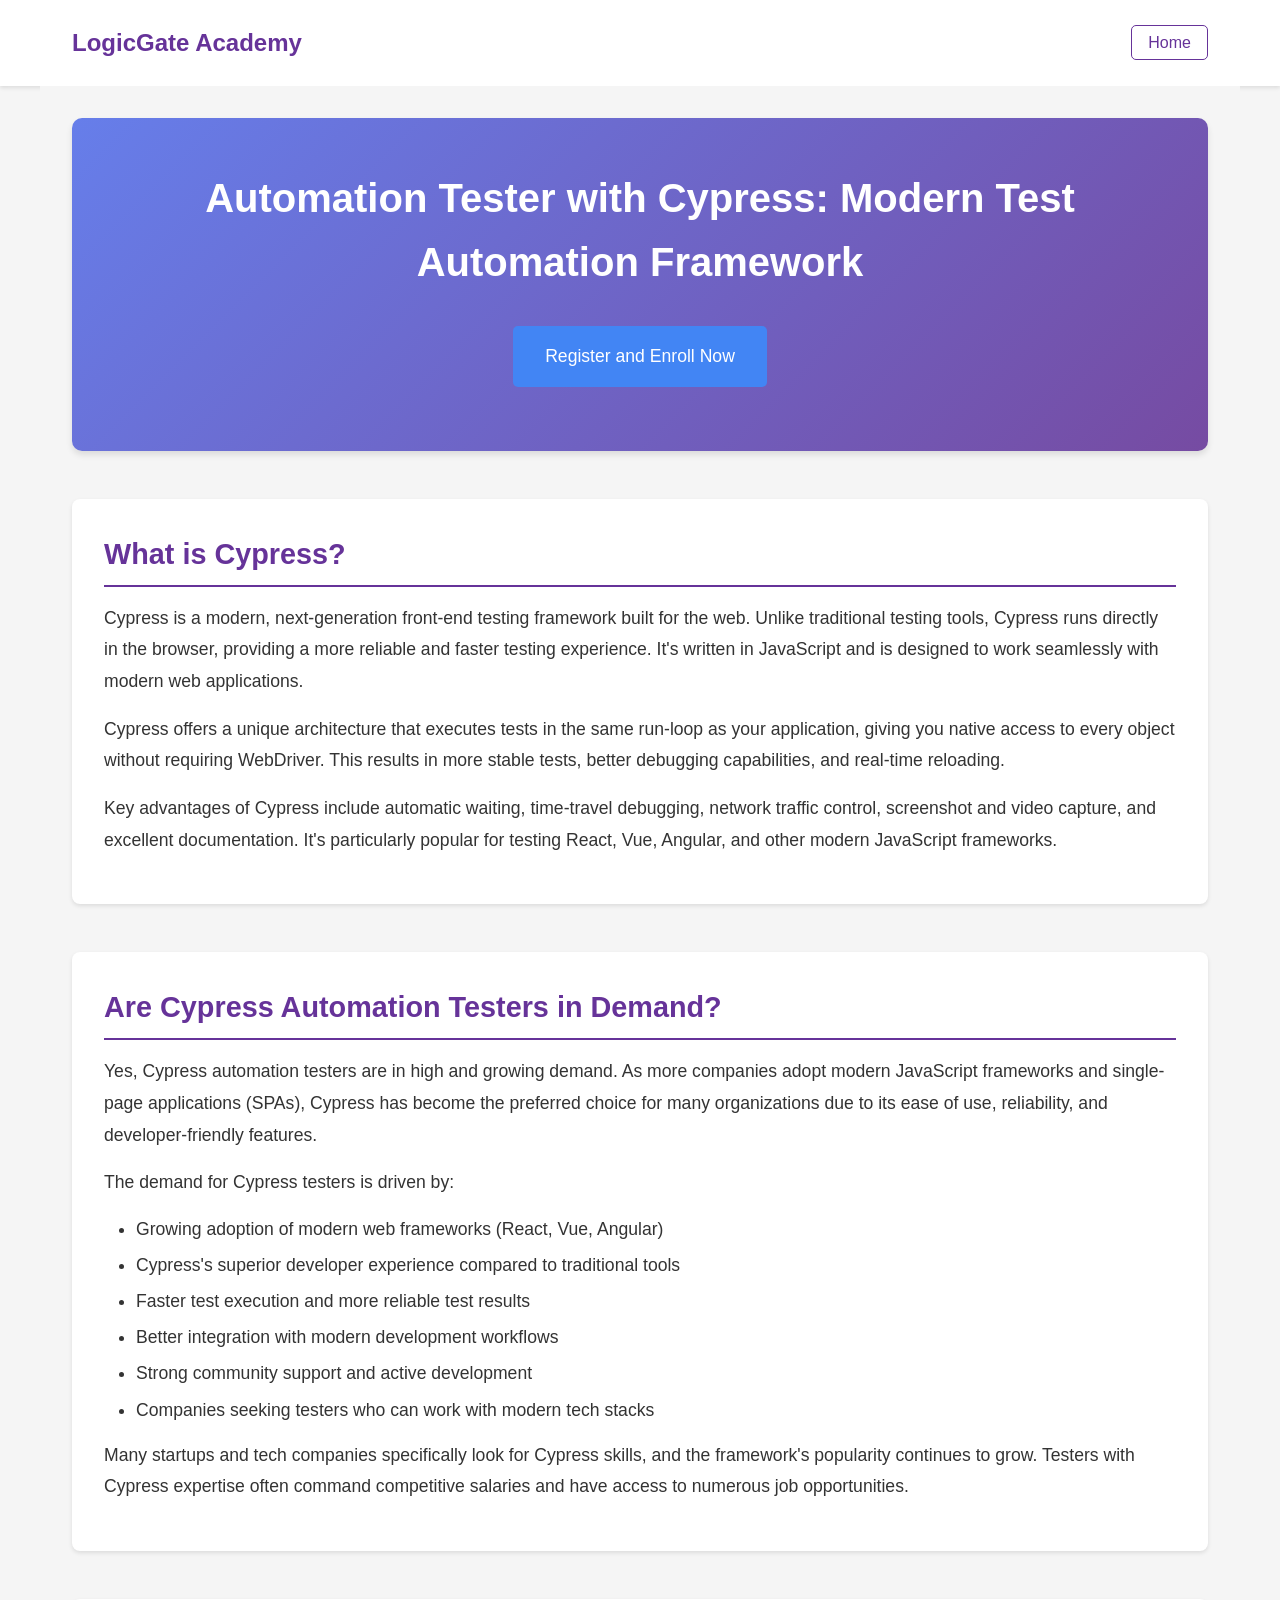
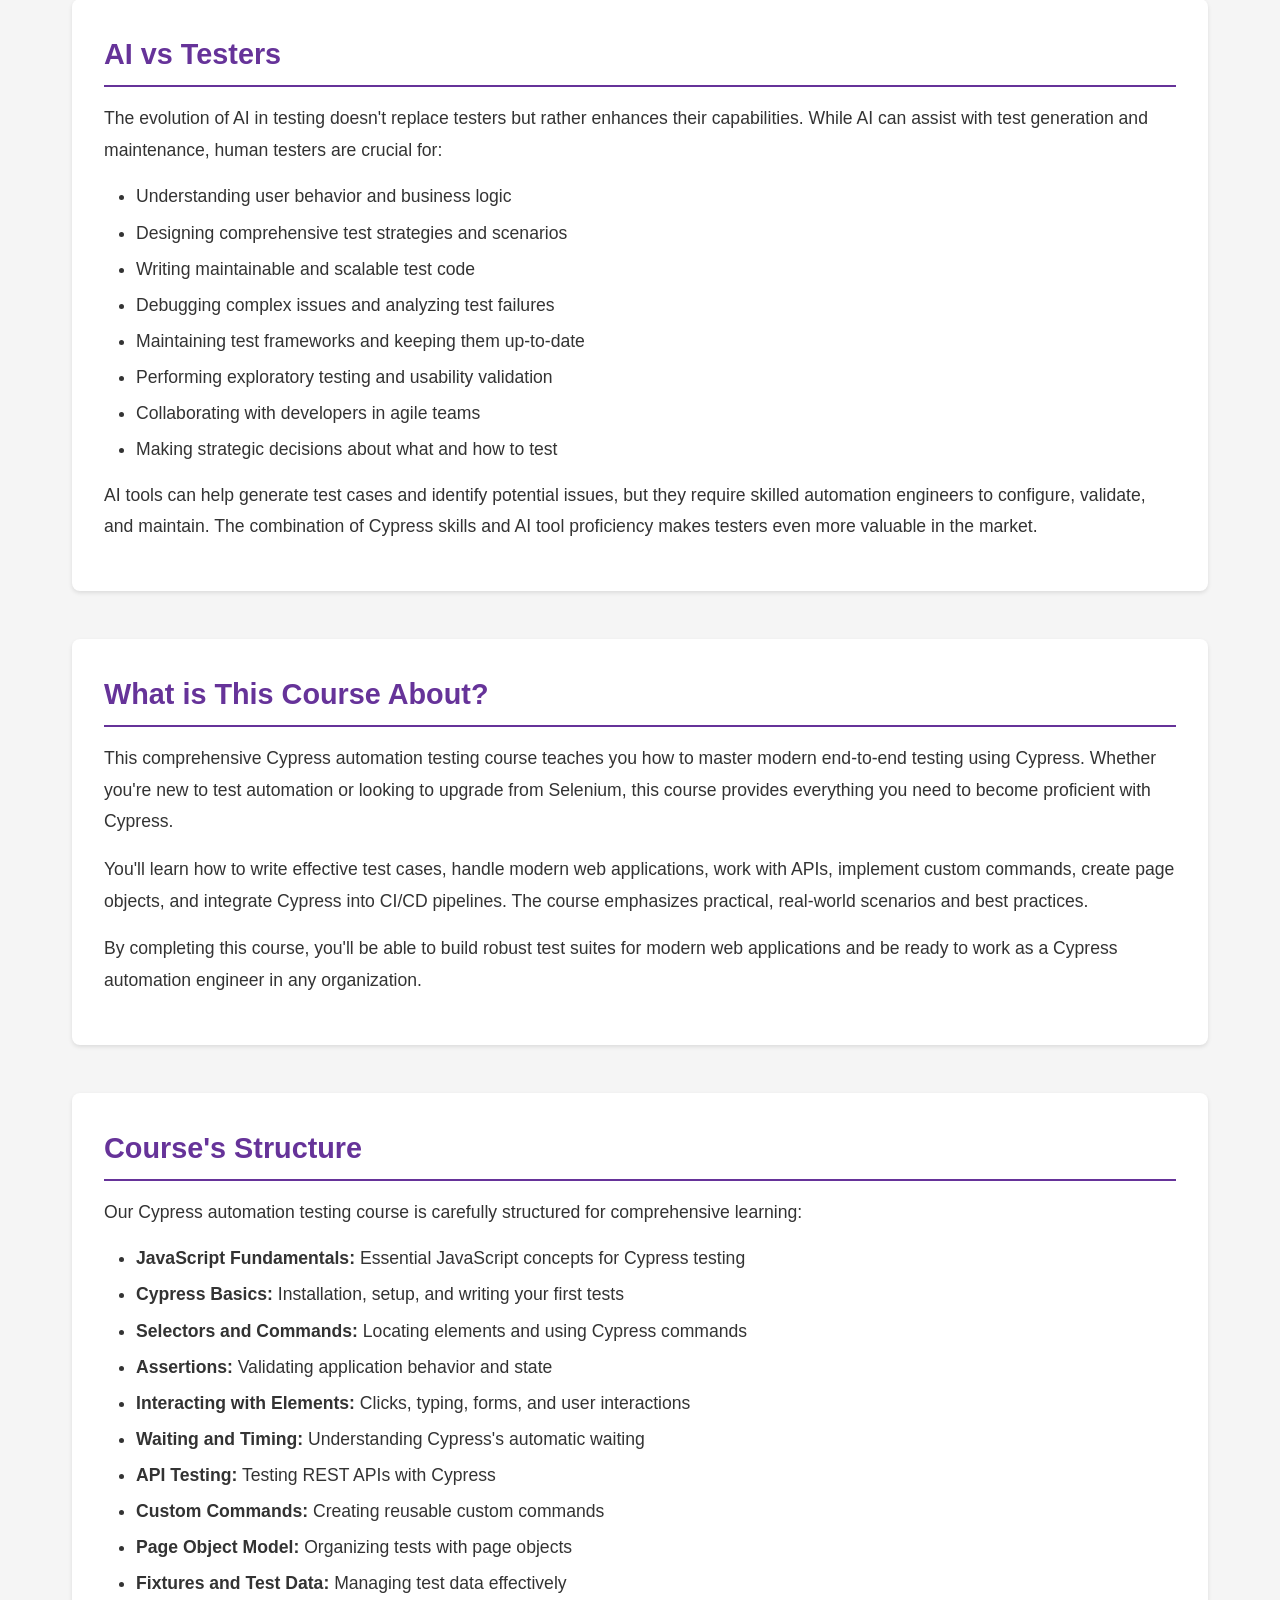
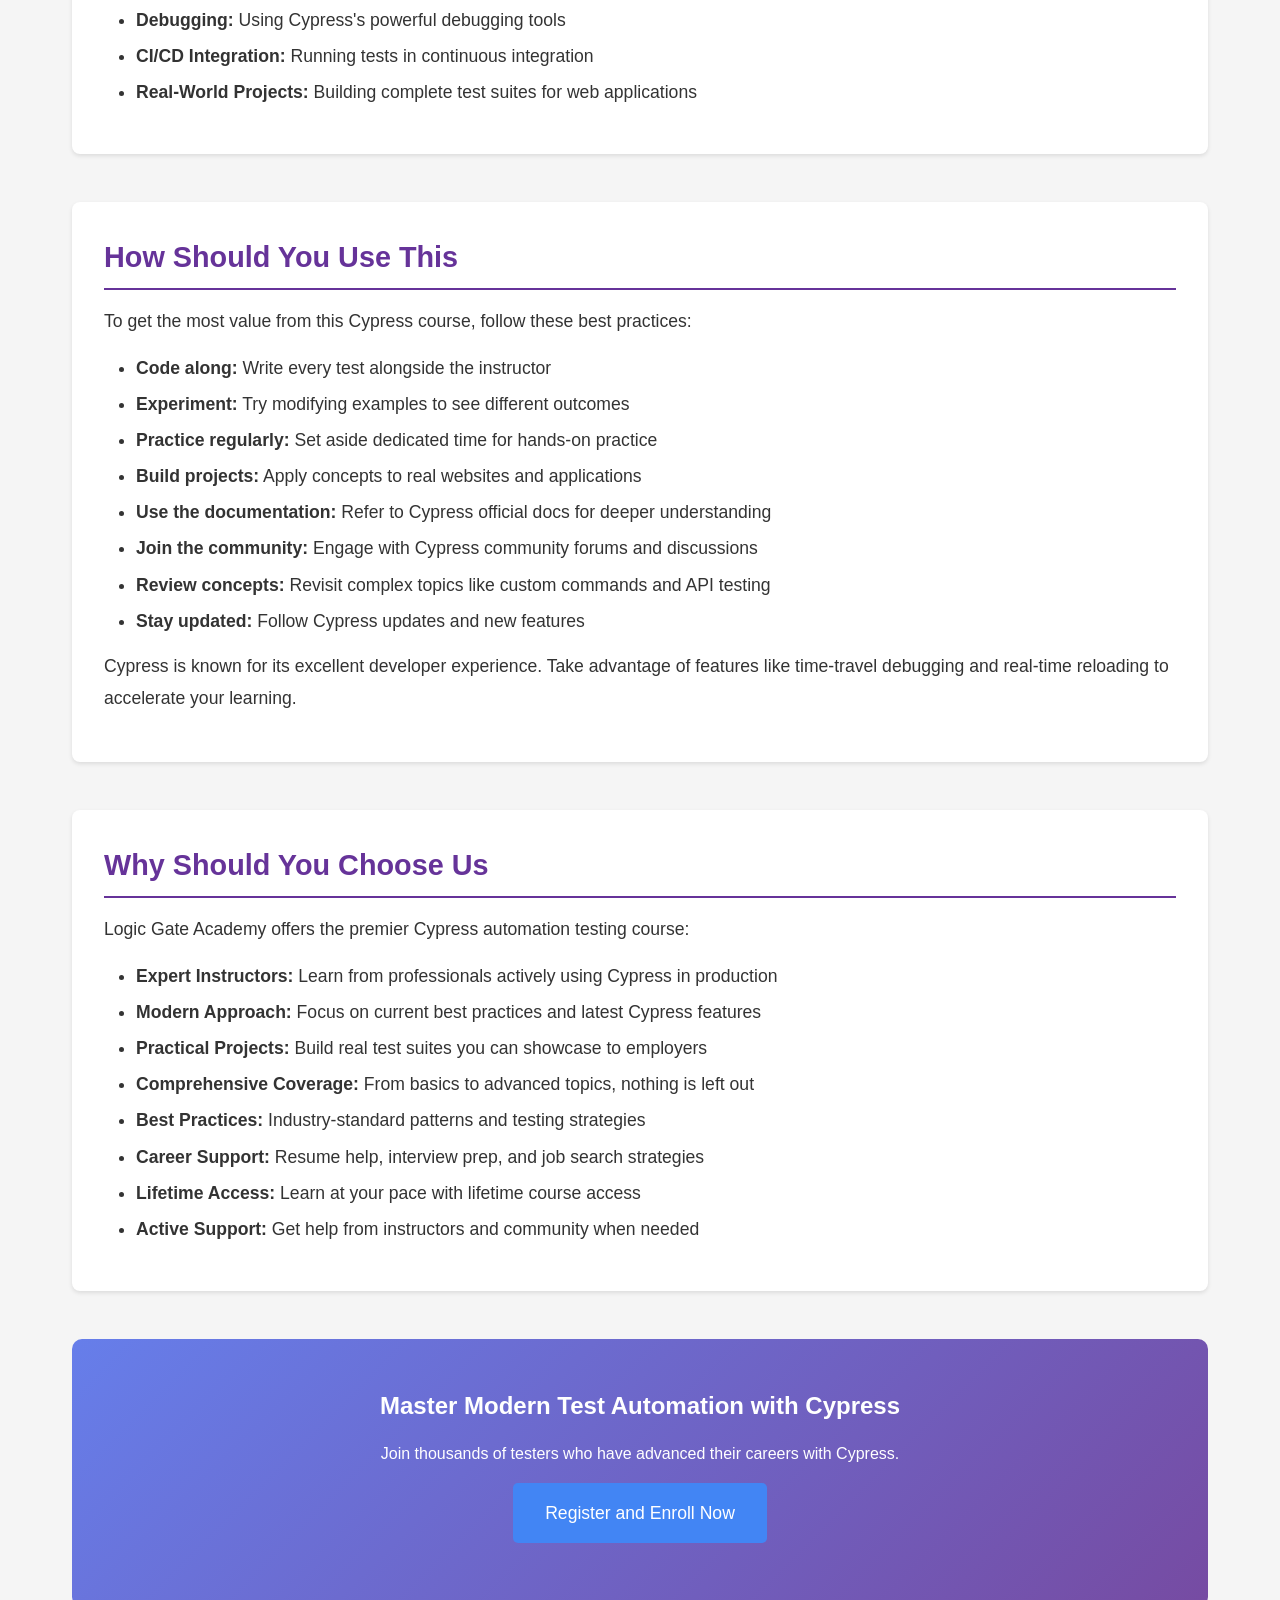
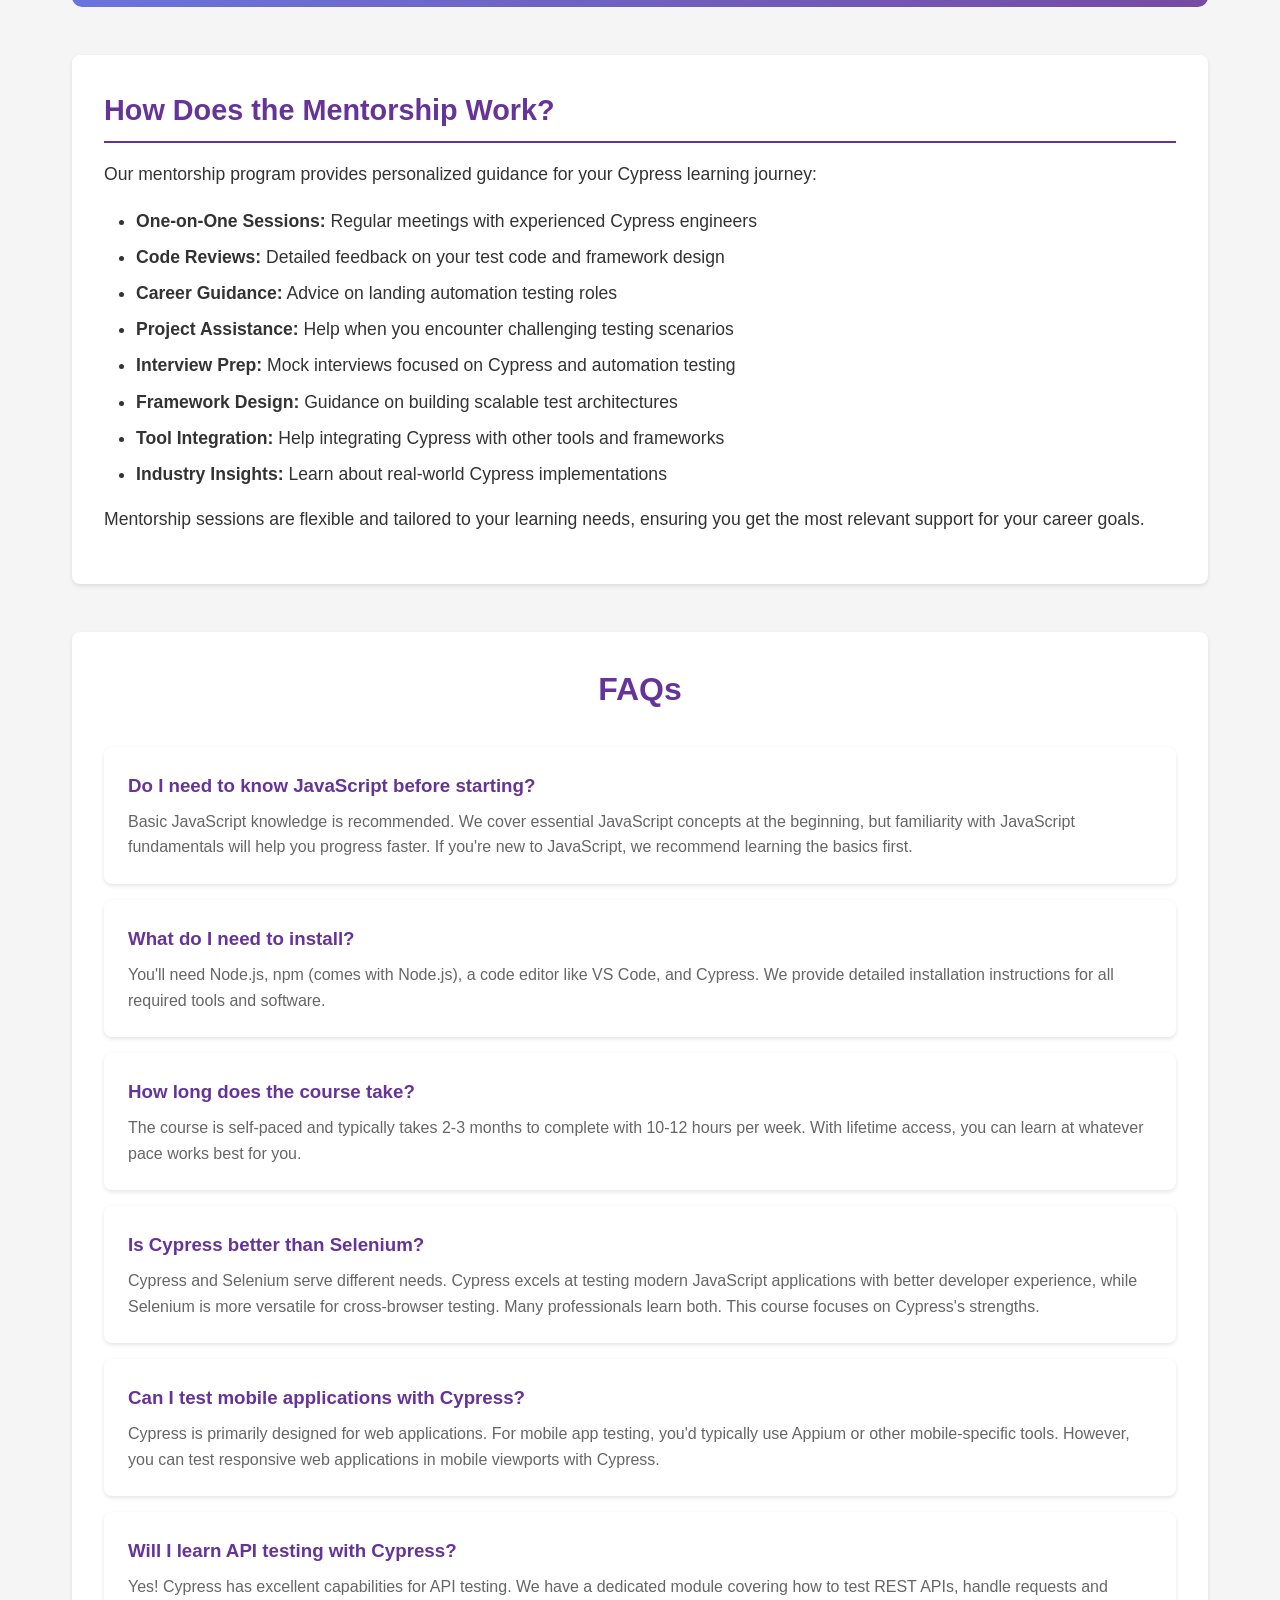
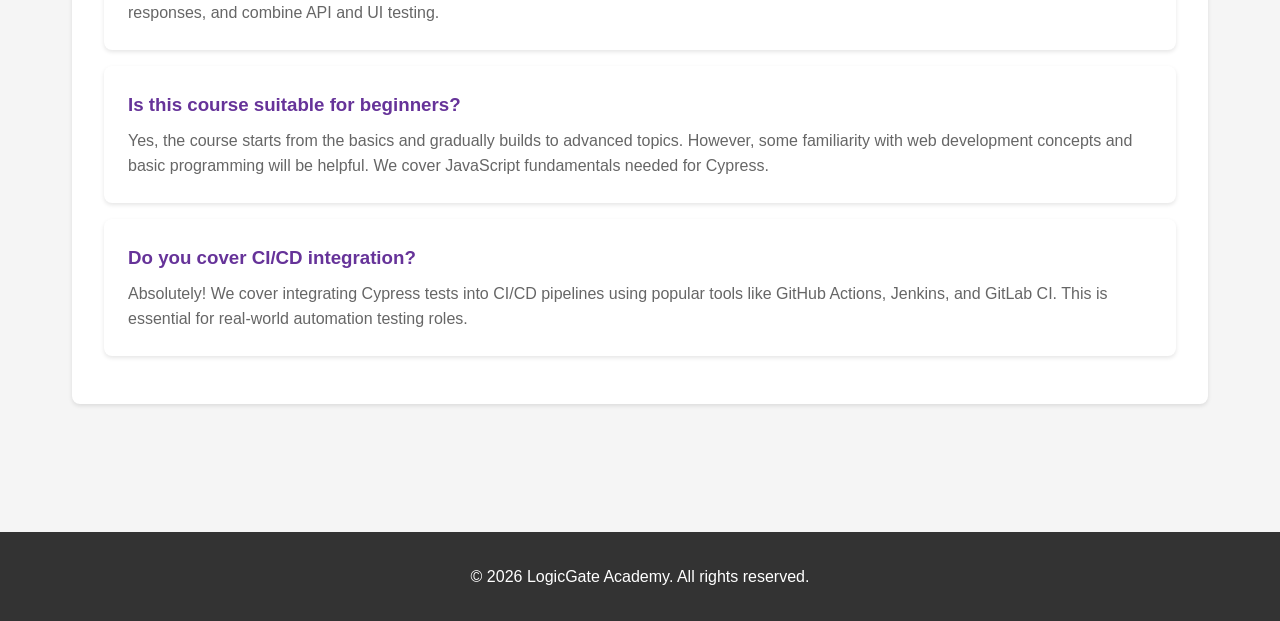
<file: automation-tester-cypress.html>
<!DOCTYPE html>
<html lang="en">
<head>
    <meta charset="UTF-8">
    <meta name="viewport" content="width=device-width, initial-scale=1.0">
    <title>Automation Tester with Cypress: Modern Test Automation Framework</title>
    <meta name="keywords" content="Cypress testing, Cypress automation, end-to-end testing, Cypress tutorial, JavaScript testing, web automation, Cypress course">
    <link rel="stylesheet" href="styles.css">
</head>
<body>
    <header>
        <nav>
            <div class="logo">LogicGate Academy</div>
            <ul class="nav-links">
                <li><a href="https://www.logicgateacademy.com">Home</a></li>
            </ul>
        </nav>
    </header>

    <main>
        <section class="course-header">
            <h1>Automation Tester with Cypress: Modern Test Automation Framework</h1>
            <a href="http://logicgateacademy.com" class="cta-button">Register and Enroll Now</a>
        </section>

        <section class="content-section">
            <h2>What is Cypress?</h2>
            <p>Cypress is a modern, next-generation front-end testing framework built for the web. Unlike traditional testing tools, Cypress runs directly in the browser, providing a more reliable and faster testing experience. It's written in JavaScript and is designed to work seamlessly with modern web applications.</p>
            <p>Cypress offers a unique architecture that executes tests in the same run-loop as your application, giving you native access to every object without requiring WebDriver. This results in more stable tests, better debugging capabilities, and real-time reloading.</p>
            <p>Key advantages of Cypress include automatic waiting, time-travel debugging, network traffic control, screenshot and video capture, and excellent documentation. It's particularly popular for testing React, Vue, Angular, and other modern JavaScript frameworks.</p>
        </section>

        <section class="content-section">
            <h2>Are Cypress Automation Testers in Demand?</h2>
            <p>Yes, Cypress automation testers are in high and growing demand. As more companies adopt modern JavaScript frameworks and single-page applications (SPAs), Cypress has become the preferred choice for many organizations due to its ease of use, reliability, and developer-friendly features.</p>
            <p>The demand for Cypress testers is driven by:</p>
            <ul>
                <li>Growing adoption of modern web frameworks (React, Vue, Angular)</li>
                <li>Cypress's superior developer experience compared to traditional tools</li>
                <li>Faster test execution and more reliable test results</li>
                <li>Better integration with modern development workflows</li>
                <li>Strong community support and active development</li>
                <li>Companies seeking testers who can work with modern tech stacks</li>
            </ul>
            <p>Many startups and tech companies specifically look for Cypress skills, and the framework's popularity continues to grow. Testers with Cypress expertise often command competitive salaries and have access to numerous job opportunities.</p>
        </section>

        <section class="content-section">
            <h2>AI vs Testers</h2>
            <p>The evolution of AI in testing doesn't replace testers but rather enhances their capabilities. While AI can assist with test generation and maintenance, human testers are crucial for:</p>
            <ul>
                <li>Understanding user behavior and business logic</li>
                <li>Designing comprehensive test strategies and scenarios</li>
                <li>Writing maintainable and scalable test code</li>
                <li>Debugging complex issues and analyzing test failures</li>
                <li>Maintaining test frameworks and keeping them up-to-date</li>
                <li>Performing exploratory testing and usability validation</li>
                <li>Collaborating with developers in agile teams</li>
                <li>Making strategic decisions about what and how to test</li>
            </ul>
            <p>AI tools can help generate test cases and identify potential issues, but they require skilled automation engineers to configure, validate, and maintain. The combination of Cypress skills and AI tool proficiency makes testers even more valuable in the market.</p>
        </section>

        <section class="content-section">
            <h2>What is This Course About?</h2>
            <p>This comprehensive Cypress automation testing course teaches you how to master modern end-to-end testing using Cypress. Whether you're new to test automation or looking to upgrade from Selenium, this course provides everything you need to become proficient with Cypress.</p>
            <p>You'll learn how to write effective test cases, handle modern web applications, work with APIs, implement custom commands, create page objects, and integrate Cypress into CI/CD pipelines. The course emphasizes practical, real-world scenarios and best practices.</p>
            <p>By completing this course, you'll be able to build robust test suites for modern web applications and be ready to work as a Cypress automation engineer in any organization.</p>
        </section>

        <section class="content-section">
            <h2>Course's Structure</h2>
            <p>Our Cypress automation testing course is carefully structured for comprehensive learning:</p>
            <ul>
                <li><strong>JavaScript Fundamentals:</strong> Essential JavaScript concepts for Cypress testing</li>
                <li><strong>Cypress Basics:</strong> Installation, setup, and writing your first tests</li>
                <li><strong>Selectors and Commands:</strong> Locating elements and using Cypress commands</li>
                <li><strong>Assertions:</strong> Validating application behavior and state</li>
                <li><strong>Interacting with Elements:</strong> Clicks, typing, forms, and user interactions</li>
                <li><strong>Waiting and Timing:</strong> Understanding Cypress's automatic waiting</li>
                <li><strong>API Testing:</strong> Testing REST APIs with Cypress</li>
                <li><strong>Custom Commands:</strong> Creating reusable custom commands</li>
                <li><strong>Page Object Model:</strong> Organizing tests with page objects</li>
                <li><strong>Fixtures and Test Data:</strong> Managing test data effectively</li>
                <li><strong>Debugging:</strong> Using Cypress's powerful debugging tools</li>
                <li><strong>CI/CD Integration:</strong> Running tests in continuous integration</li>
                <li><strong>Real-World Projects:</strong> Building complete test suites for web applications</li>
            </ul>
        </section>

        <section class="content-section">
            <h2>How Should You Use This</h2>
            <p>To get the most value from this Cypress course, follow these best practices:</p>
            <ul>
                <li><strong>Code along:</strong> Write every test alongside the instructor</li>
                <li><strong>Experiment:</strong> Try modifying examples to see different outcomes</li>
                <li><strong>Practice regularly:</strong> Set aside dedicated time for hands-on practice</li>
                <li><strong>Build projects:</strong> Apply concepts to real websites and applications</li>
                <li><strong>Use the documentation:</strong> Refer to Cypress official docs for deeper understanding</li>
                <li><strong>Join the community:</strong> Engage with Cypress community forums and discussions</li>
                <li><strong>Review concepts:</strong> Revisit complex topics like custom commands and API testing</li>
                <li><strong>Stay updated:</strong> Follow Cypress updates and new features</li>
            </ul>
            <p>Cypress is known for its excellent developer experience. Take advantage of features like time-travel debugging and real-time reloading to accelerate your learning.</p>
        </section>

        <section class="content-section">
            <h2>Why Should You Choose Us</h2>
            <p>Logic Gate Academy offers the premier Cypress automation testing course:</p>
            <ul>
                <li><strong>Expert Instructors:</strong> Learn from professionals actively using Cypress in production</li>
                <li><strong>Modern Approach:</strong> Focus on current best practices and latest Cypress features</li>
                <li><strong>Practical Projects:</strong> Build real test suites you can showcase to employers</li>
                <li><strong>Comprehensive Coverage:</strong> From basics to advanced topics, nothing is left out</li>
                <li><strong>Best Practices:</strong> Industry-standard patterns and testing strategies</li>
                <li><strong>Career Support:</strong> Resume help, interview prep, and job search strategies</li>
                <li><strong>Lifetime Access:</strong> Learn at your pace with lifetime course access</li>
                <li><strong>Active Support:</strong> Get help from instructors and community when needed</li>
            </ul>
        </section>

        <section class="cta-section">
            <h2>Master Modern Test Automation with Cypress</h2>
            <p>Join thousands of testers who have advanced their careers with Cypress.</p>
                <a href="http://logicgateacademy.com" class="cta-button">Register and Enroll Now</a>
        </section>

        <section class="content-section">
            <h2>How Does the Mentorship Work?</h2>
            <p>Our mentorship program provides personalized guidance for your Cypress learning journey:</p>
            <ul>
                <li><strong>One-on-One Sessions:</strong> Regular meetings with experienced Cypress engineers</li>
                <li><strong>Code Reviews:</strong> Detailed feedback on your test code and framework design</li>
                <li><strong>Career Guidance:</strong> Advice on landing automation testing roles</li>
                <li><strong>Project Assistance:</strong> Help when you encounter challenging testing scenarios</li>
                <li><strong>Interview Prep:</strong> Mock interviews focused on Cypress and automation testing</li>
                <li><strong>Framework Design:</strong> Guidance on building scalable test architectures</li>
                <li><strong>Tool Integration:</strong> Help integrating Cypress with other tools and frameworks</li>
                <li><strong>Industry Insights:</strong> Learn about real-world Cypress implementations</li>
            </ul>
            <p>Mentorship sessions are flexible and tailored to your learning needs, ensuring you get the most relevant support for your career goals.</p>
        </section>

        <section class="faq-section">
            <h2>FAQs</h2>
            
            <div class="faq-item">
                <h3>Do I need to know JavaScript before starting?</h3>
                <p>Basic JavaScript knowledge is recommended. We cover essential JavaScript concepts at the beginning, but familiarity with JavaScript fundamentals will help you progress faster. If you're new to JavaScript, we recommend learning the basics first.</p>
            </div>

            <div class="faq-item">
                <h3>What do I need to install?</h3>
                <p>You'll need Node.js, npm (comes with Node.js), a code editor like VS Code, and Cypress. We provide detailed installation instructions for all required tools and software.</p>
            </div>

            <div class="faq-item">
                <h3>How long does the course take?</h3>
                <p>The course is self-paced and typically takes 2-3 months to complete with 10-12 hours per week. With lifetime access, you can learn at whatever pace works best for you.</p>
            </div>

            <div class="faq-item">
                <h3>Is Cypress better than Selenium?</h3>
                <p>Cypress and Selenium serve different needs. Cypress excels at testing modern JavaScript applications with better developer experience, while Selenium is more versatile for cross-browser testing. Many professionals learn both. This course focuses on Cypress's strengths.</p>
            </div>

            <div class="faq-item">
                <h3>Can I test mobile applications with Cypress?</h3>
                <p>Cypress is primarily designed for web applications. For mobile app testing, you'd typically use Appium or other mobile-specific tools. However, you can test responsive web applications in mobile viewports with Cypress.</p>
            </div>

            <div class="faq-item">
                <h3>Will I learn API testing with Cypress?</h3>
                <p>Yes! Cypress has excellent capabilities for API testing. We have a dedicated module covering how to test REST APIs, handle requests and responses, and combine API and UI testing.</p>
            </div>

            <div class="faq-item">
                <h3>Is this course suitable for beginners?</h3>
                <p>Yes, the course starts from the basics and gradually builds to advanced topics. However, some familiarity with web development concepts and basic programming will be helpful. We cover JavaScript fundamentals needed for Cypress.</p>
            </div>

            <div class="faq-item">
                <h3>Do you cover CI/CD integration?</h3>
                <p>Absolutely! We cover integrating Cypress tests into CI/CD pipelines using popular tools like GitHub Actions, Jenkins, and GitLab CI. This is essential for real-world automation testing roles.</p>
            </div>
        </section>
    </main>

    <footer>
        <p>&copy; 2026 LogicGate Academy. All rights reserved.</p>
    </footer>
</body>
</html>
</file>
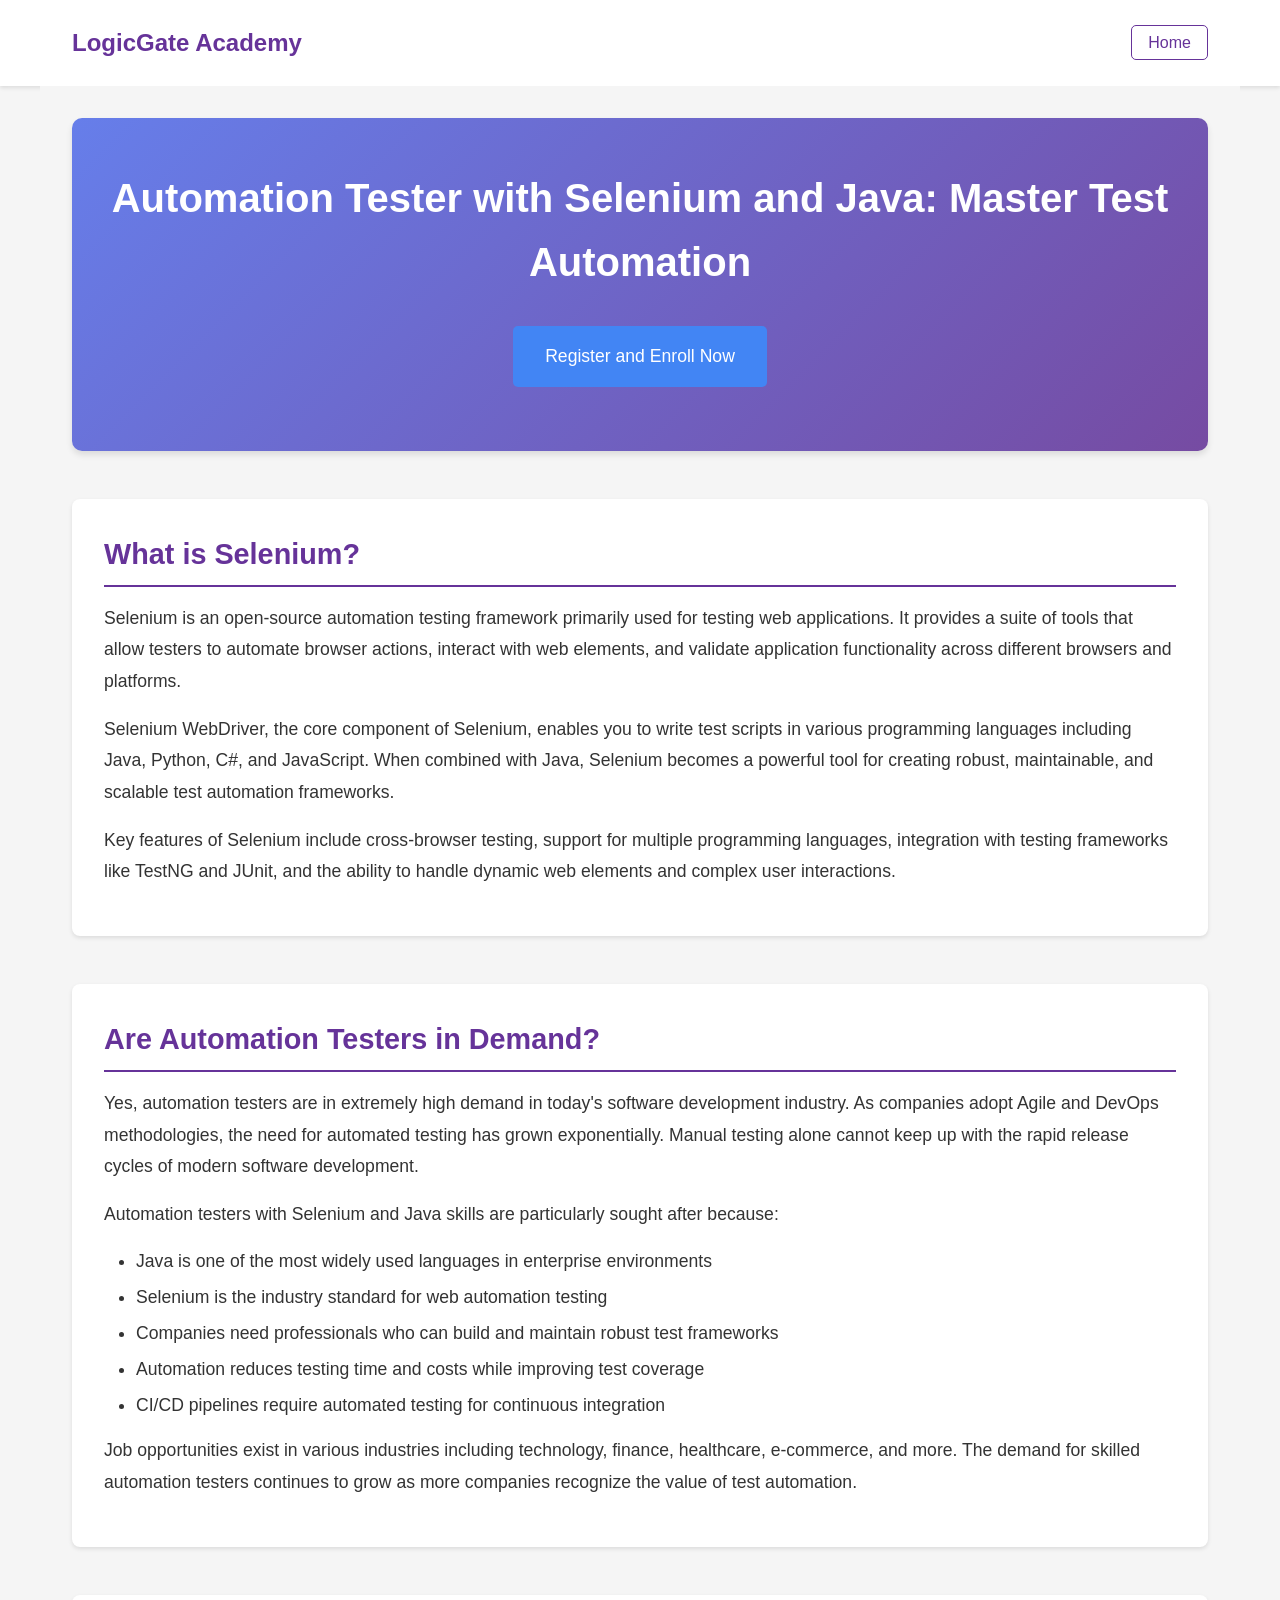
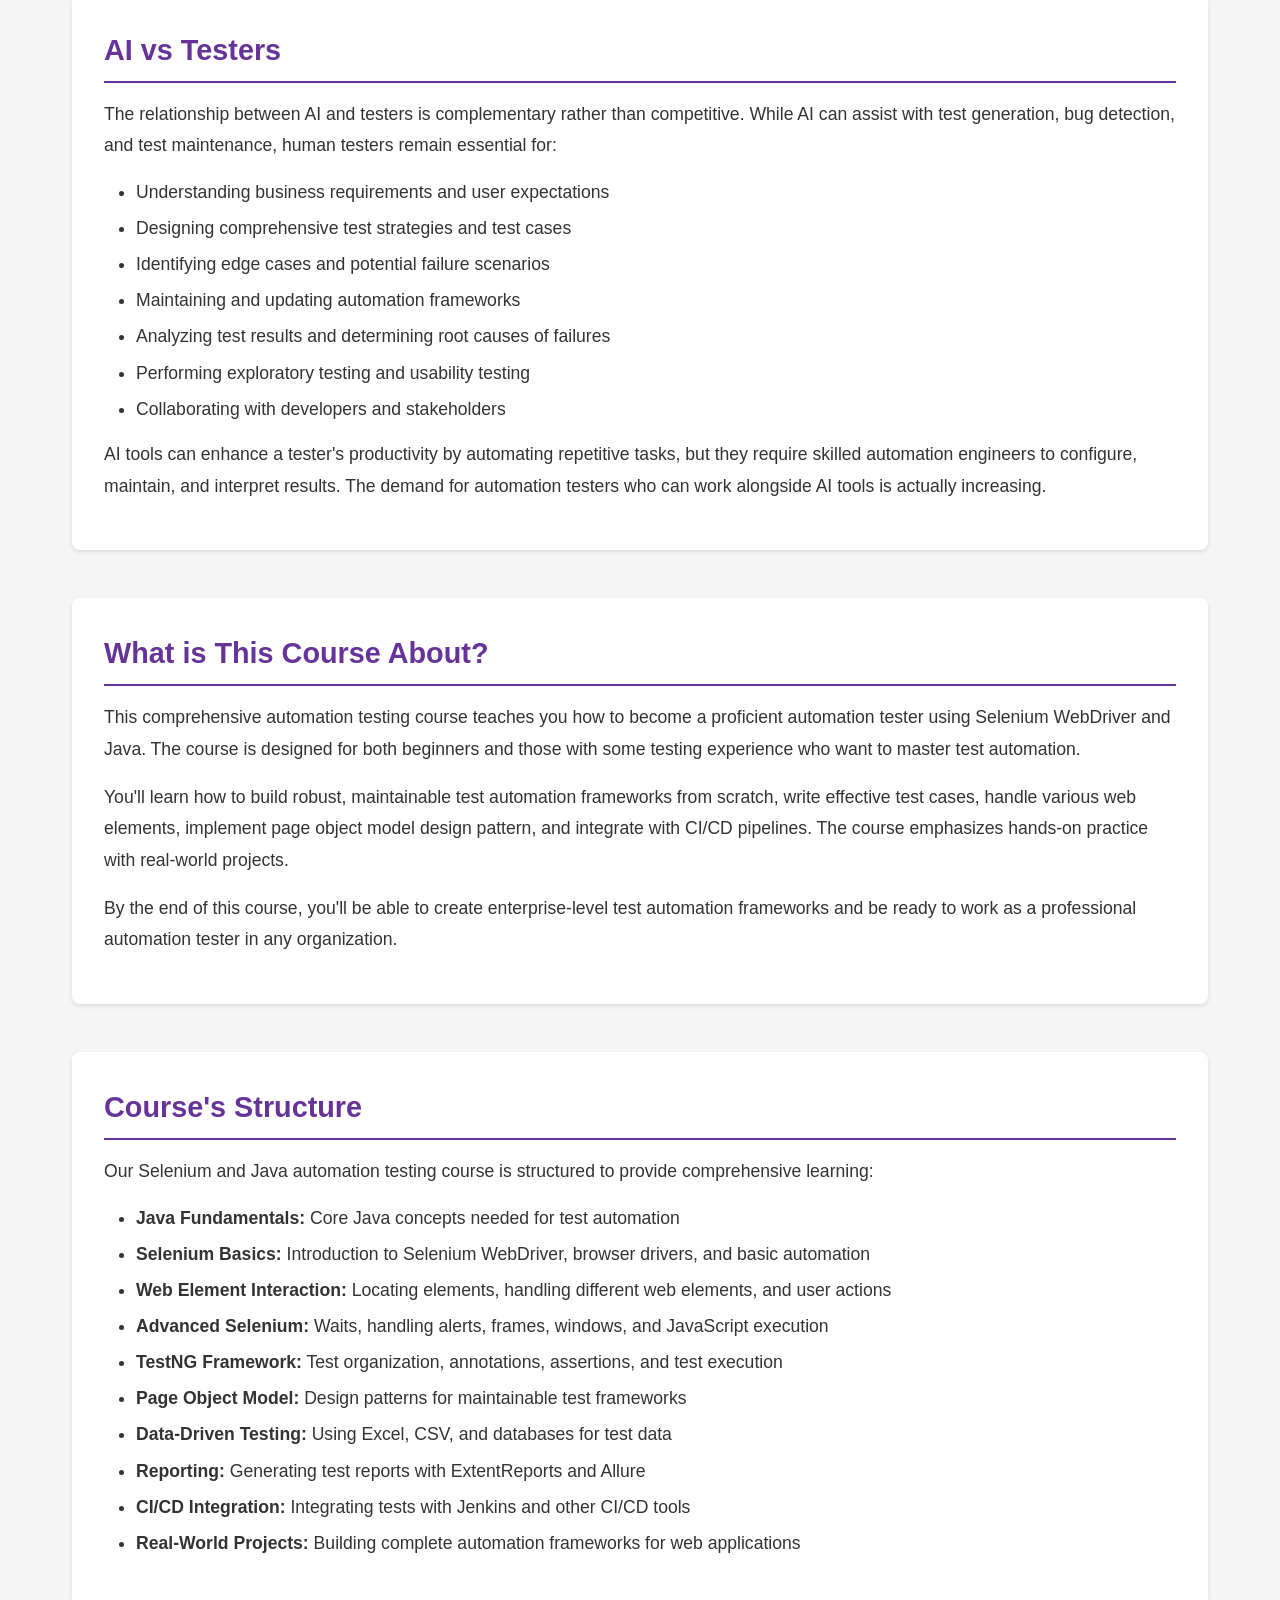
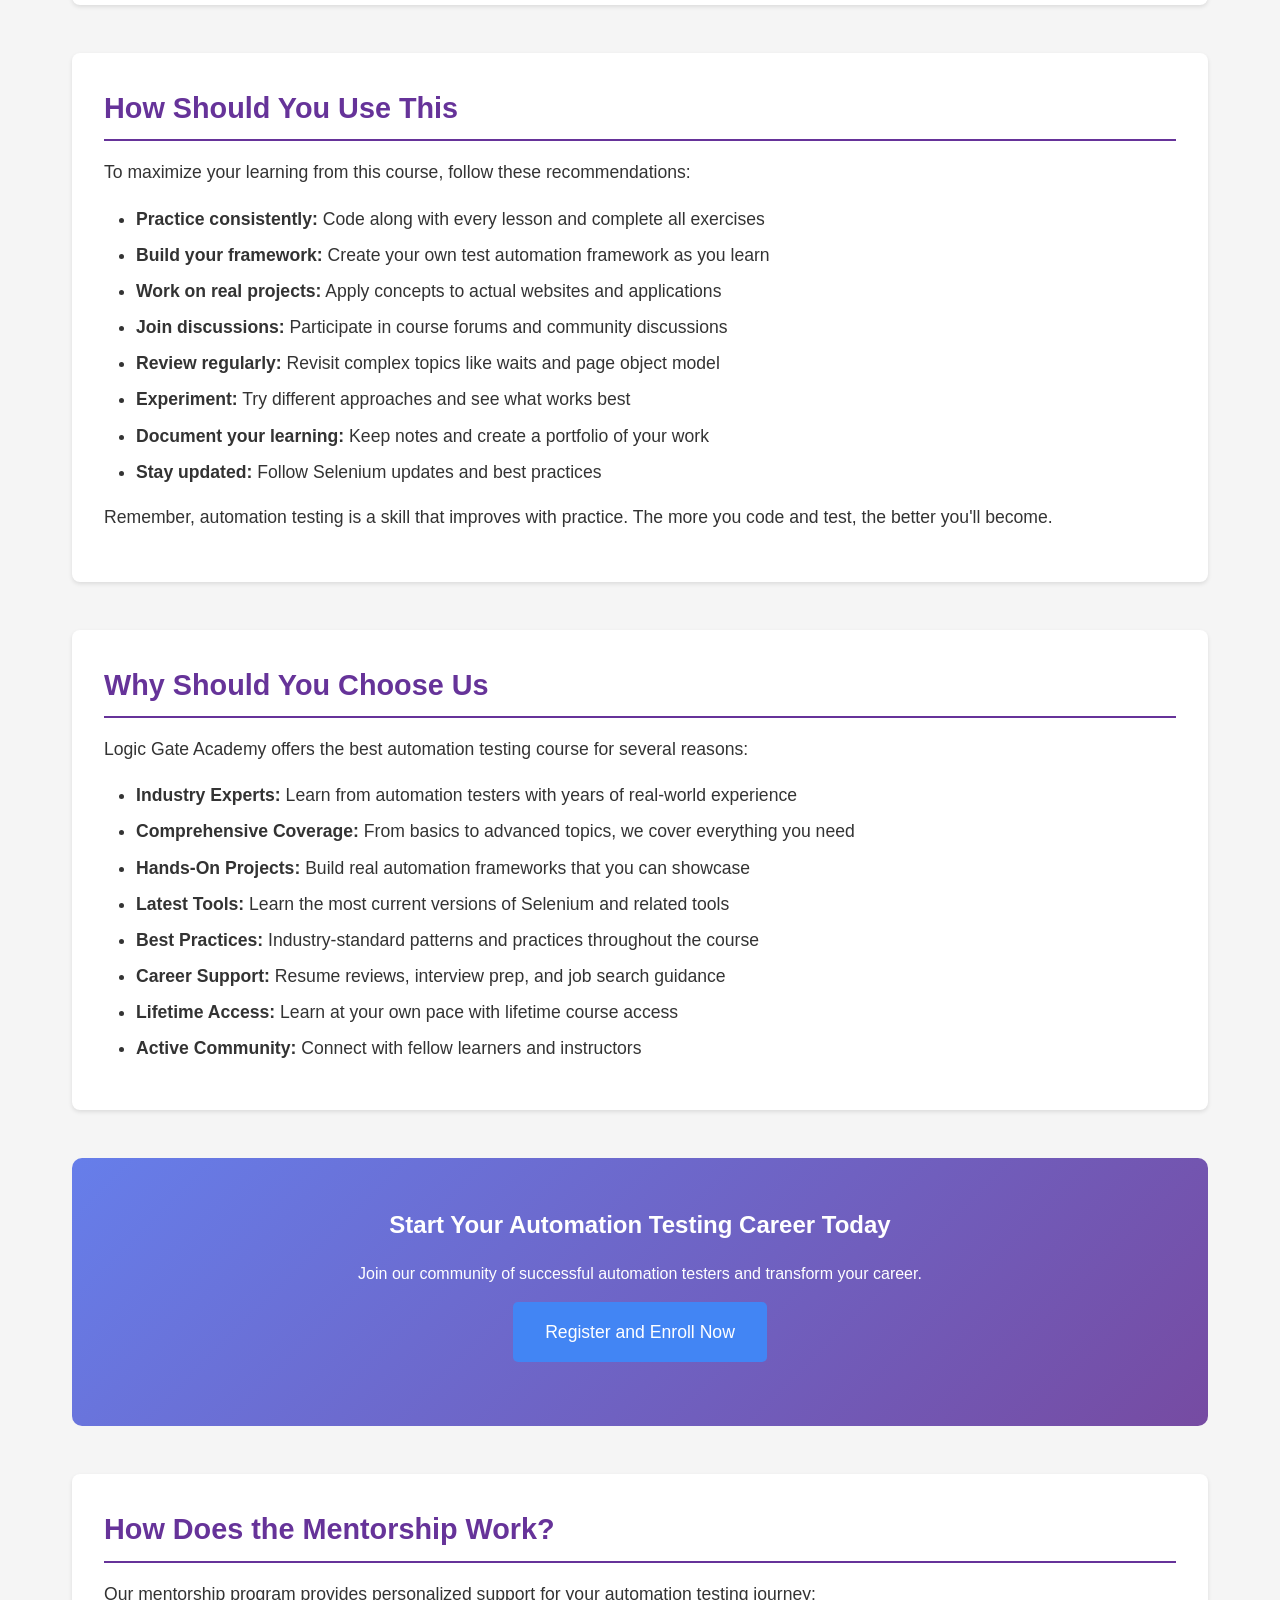
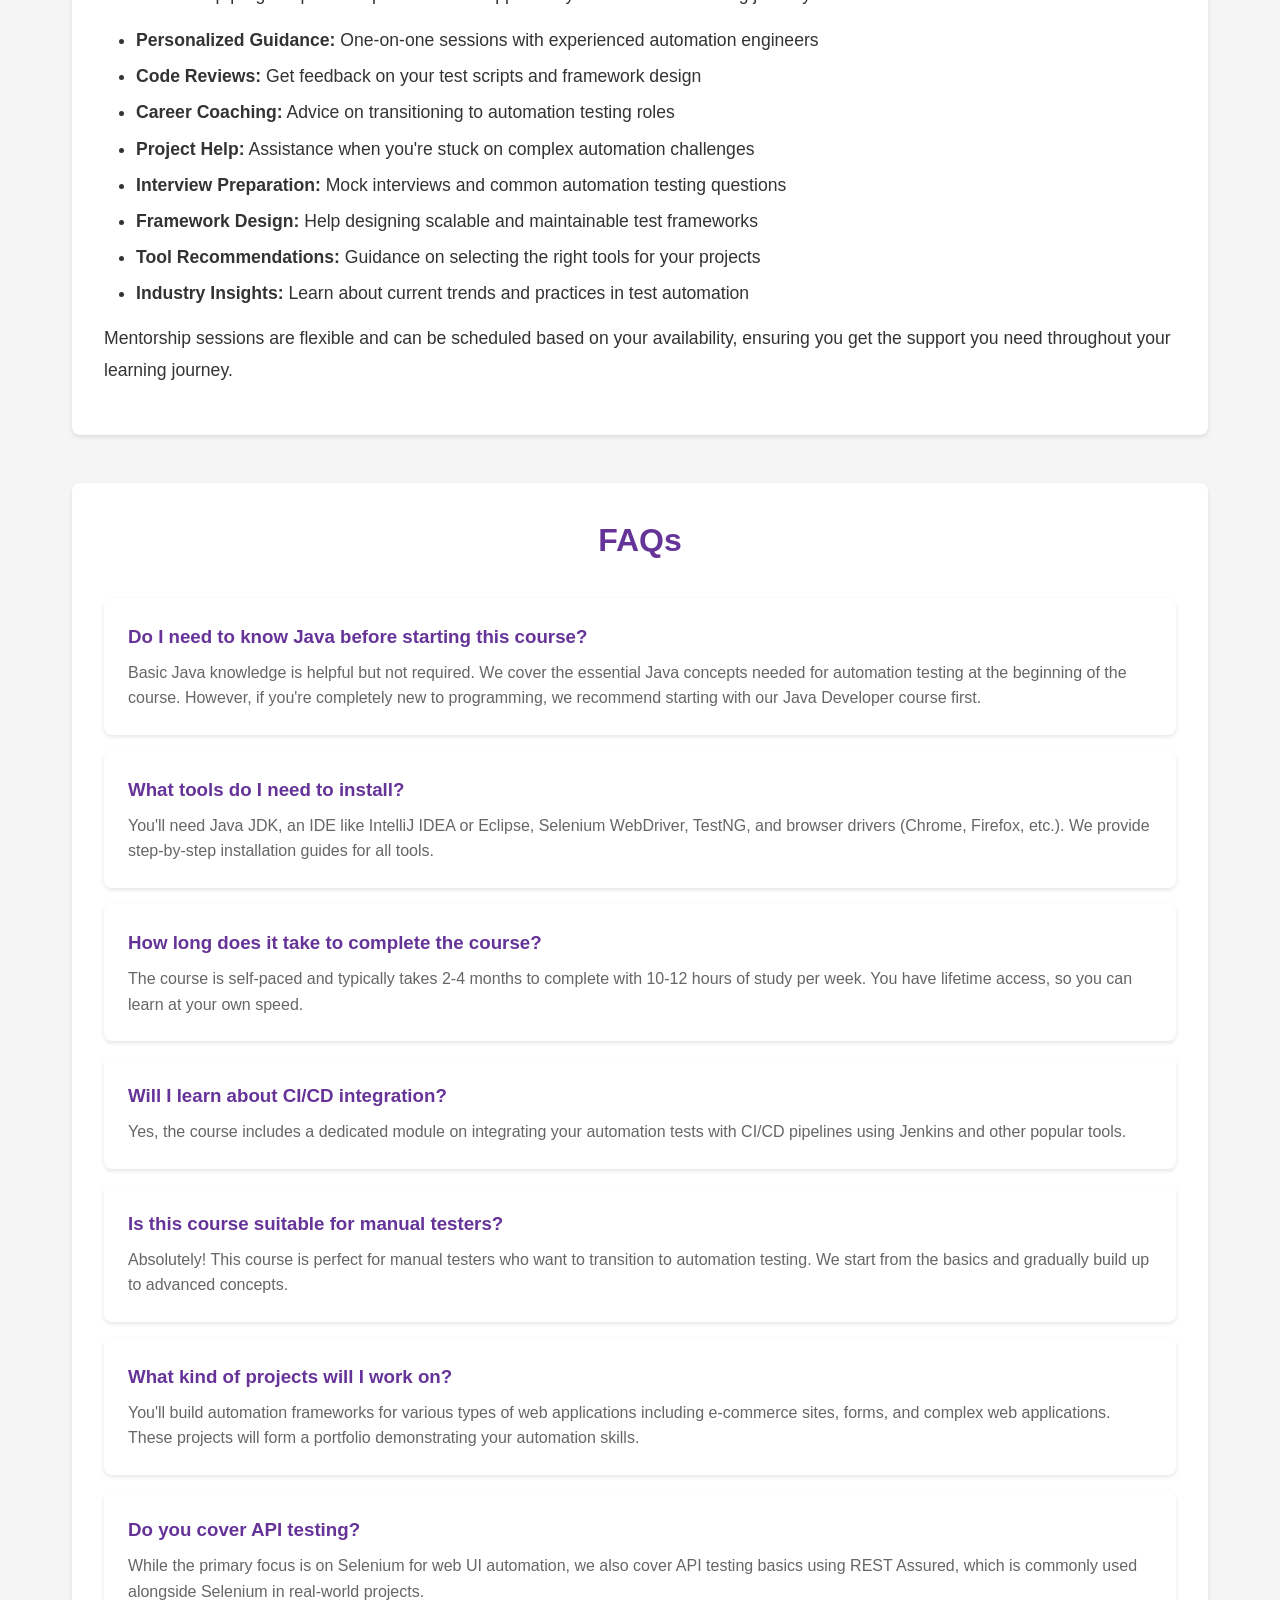
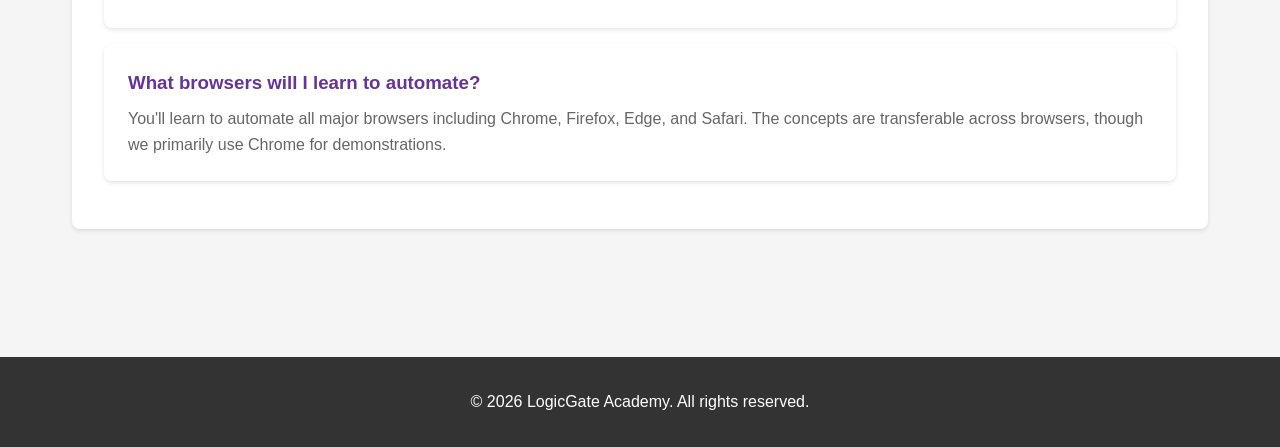
<file: automation-tester-selenium-java.html>
<!DOCTYPE html>
<html lang="en">
<head>
    <meta charset="UTF-8">
    <meta name="viewport" content="width=device-width, initial-scale=1.0">
    <title>Automation Tester with Selenium and Java: Master Test Automation</title>
    <meta name="keywords" content="Selenium automation testing, Java test automation, Selenium WebDriver, test automation course, QA automation, Selenium tutorial, Java testing">
    <link rel="stylesheet" href="styles.css">
</head>
<body>
    <header>
        <nav>
            <div class="logo">LogicGate Academy</div>
            <ul class="nav-links">
                <li><a href="https://www.logicgateacademy.com">Home</a></li>
            </ul>
        </nav>
    </header>

    <main>
        <section class="course-header">
            <h1>Automation Tester with Selenium and Java: Master Test Automation</h1>
            <a href="http://logicgateacademy.com" class="cta-button">Register and Enroll Now</a>
        </section>

        <section class="content-section">
            <h2>What is Selenium?</h2>
            <p>Selenium is an open-source automation testing framework primarily used for testing web applications. It provides a suite of tools that allow testers to automate browser actions, interact with web elements, and validate application functionality across different browsers and platforms.</p>
            <p>Selenium WebDriver, the core component of Selenium, enables you to write test scripts in various programming languages including Java, Python, C#, and JavaScript. When combined with Java, Selenium becomes a powerful tool for creating robust, maintainable, and scalable test automation frameworks.</p>
            <p>Key features of Selenium include cross-browser testing, support for multiple programming languages, integration with testing frameworks like TestNG and JUnit, and the ability to handle dynamic web elements and complex user interactions.</p>
        </section>

        <section class="content-section">
            <h2>Are Automation Testers in Demand?</h2>
            <p>Yes, automation testers are in extremely high demand in today's software development industry. As companies adopt Agile and DevOps methodologies, the need for automated testing has grown exponentially. Manual testing alone cannot keep up with the rapid release cycles of modern software development.</p>
            <p>Automation testers with Selenium and Java skills are particularly sought after because:</p>
            <ul>
                <li>Java is one of the most widely used languages in enterprise environments</li>
                <li>Selenium is the industry standard for web automation testing</li>
                <li>Companies need professionals who can build and maintain robust test frameworks</li>
                <li>Automation reduces testing time and costs while improving test coverage</li>
                <li>CI/CD pipelines require automated testing for continuous integration</li>
            </ul>
            <p>Job opportunities exist in various industries including technology, finance, healthcare, e-commerce, and more. The demand for skilled automation testers continues to grow as more companies recognize the value of test automation.</p>
        </section>

        <section class="content-section">
            <h2>AI vs Testers</h2>
            <p>The relationship between AI and testers is complementary rather than competitive. While AI can assist with test generation, bug detection, and test maintenance, human testers remain essential for:</p>
            <ul>
                <li>Understanding business requirements and user expectations</li>
                <li>Designing comprehensive test strategies and test cases</li>
                <li>Identifying edge cases and potential failure scenarios</li>
                <li>Maintaining and updating automation frameworks</li>
                <li>Analyzing test results and determining root causes of failures</li>
                <li>Performing exploratory testing and usability testing</li>
                <li>Collaborating with developers and stakeholders</li>
            </ul>
            <p>AI tools can enhance a tester's productivity by automating repetitive tasks, but they require skilled automation engineers to configure, maintain, and interpret results. The demand for automation testers who can work alongside AI tools is actually increasing.</p>
        </section>

        <section class="content-section">
            <h2>What is This Course About?</h2>
            <p>This comprehensive automation testing course teaches you how to become a proficient automation tester using Selenium WebDriver and Java. The course is designed for both beginners and those with some testing experience who want to master test automation.</p>
            <p>You'll learn how to build robust, maintainable test automation frameworks from scratch, write effective test cases, handle various web elements, implement page object model design pattern, and integrate with CI/CD pipelines. The course emphasizes hands-on practice with real-world projects.</p>
            <p>By the end of this course, you'll be able to create enterprise-level test automation frameworks and be ready to work as a professional automation tester in any organization.</p>
        </section>

        <section class="content-section">
            <h2>Course's Structure</h2>
            <p>Our Selenium and Java automation testing course is structured to provide comprehensive learning:</p>
            <ul>
                <li><strong>Java Fundamentals:</strong> Core Java concepts needed for test automation</li>
                <li><strong>Selenium Basics:</strong> Introduction to Selenium WebDriver, browser drivers, and basic automation</li>
                <li><strong>Web Element Interaction:</strong> Locating elements, handling different web elements, and user actions</li>
                <li><strong>Advanced Selenium:</strong> Waits, handling alerts, frames, windows, and JavaScript execution</li>
                <li><strong>TestNG Framework:</strong> Test organization, annotations, assertions, and test execution</li>
                <li><strong>Page Object Model:</strong> Design patterns for maintainable test frameworks</li>
                <li><strong>Data-Driven Testing:</strong> Using Excel, CSV, and databases for test data</li>
                <li><strong>Reporting:</strong> Generating test reports with ExtentReports and Allure</li>
                <li><strong>CI/CD Integration:</strong> Integrating tests with Jenkins and other CI/CD tools</li>
                <li><strong>Real-World Projects:</strong> Building complete automation frameworks for web applications</li>
            </ul>
        </section>

        <section class="content-section">
            <h2>How Should You Use This</h2>
            <p>To maximize your learning from this course, follow these recommendations:</p>
            <ul>
                <li><strong>Practice consistently:</strong> Code along with every lesson and complete all exercises</li>
                <li><strong>Build your framework:</strong> Create your own test automation framework as you learn</li>
                <li><strong>Work on real projects:</strong> Apply concepts to actual websites and applications</li>
                <li><strong>Join discussions:</strong> Participate in course forums and community discussions</li>
                <li><strong>Review regularly:</strong> Revisit complex topics like waits and page object model</li>
                <li><strong>Experiment:</strong> Try different approaches and see what works best</li>
                <li><strong>Document your learning:</strong> Keep notes and create a portfolio of your work</li>
                <li><strong>Stay updated:</strong> Follow Selenium updates and best practices</li>
            </ul>
            <p>Remember, automation testing is a skill that improves with practice. The more you code and test, the better you'll become.</p>
        </section>

        <section class="content-section">
            <h2>Why Should You Choose Us</h2>
            <p>Logic Gate Academy offers the best automation testing course for several reasons:</p>
            <ul>
                <li><strong>Industry Experts:</strong> Learn from automation testers with years of real-world experience</li>
                <li><strong>Comprehensive Coverage:</strong> From basics to advanced topics, we cover everything you need</li>
                <li><strong>Hands-On Projects:</strong> Build real automation frameworks that you can showcase</li>
                <li><strong>Latest Tools:</strong> Learn the most current versions of Selenium and related tools</li>
                <li><strong>Best Practices:</strong> Industry-standard patterns and practices throughout the course</li>
                <li><strong>Career Support:</strong> Resume reviews, interview prep, and job search guidance</li>
                <li><strong>Lifetime Access:</strong> Learn at your own pace with lifetime course access</li>
                <li><strong>Active Community:</strong> Connect with fellow learners and instructors</li>
            </ul>
        </section>

        <section class="cta-section">
            <h2>Start Your Automation Testing Career Today</h2>
            <p>Join our community of successful automation testers and transform your career.</p>
            <a href="http://logicgateacademy.com" class="cta-button">Register and Enroll Now</a>
        </section>

        <section class="content-section">
            <h2>How Does the Mentorship Work?</h2>
            <p>Our mentorship program provides personalized support for your automation testing journey:</p>
            <ul>
                <li><strong>Personalized Guidance:</strong> One-on-one sessions with experienced automation engineers</li>
                <li><strong>Code Reviews:</strong> Get feedback on your test scripts and framework design</li>
                <li><strong>Career Coaching:</strong> Advice on transitioning to automation testing roles</li>
                <li><strong>Project Help:</strong> Assistance when you're stuck on complex automation challenges</li>
                <li><strong>Interview Preparation:</strong> Mock interviews and common automation testing questions</li>
                <li><strong>Framework Design:</strong> Help designing scalable and maintainable test frameworks</li>
                <li><strong>Tool Recommendations:</strong> Guidance on selecting the right tools for your projects</li>
                <li><strong>Industry Insights:</strong> Learn about current trends and practices in test automation</li>
            </ul>
            <p>Mentorship sessions are flexible and can be scheduled based on your availability, ensuring you get the support you need throughout your learning journey.</p>
        </section>

        <section class="faq-section">
            <h2>FAQs</h2>
            
            <div class="faq-item">
                <h3>Do I need to know Java before starting this course?</h3>
                <p>Basic Java knowledge is helpful but not required. We cover the essential Java concepts needed for automation testing at the beginning of the course. However, if you're completely new to programming, we recommend starting with our Java Developer course first.</p>
            </div>

            <div class="faq-item">
                <h3>What tools do I need to install?</h3>
                <p>You'll need Java JDK, an IDE like IntelliJ IDEA or Eclipse, Selenium WebDriver, TestNG, and browser drivers (Chrome, Firefox, etc.). We provide step-by-step installation guides for all tools.</p>
            </div>

            <div class="faq-item">
                <h3>How long does it take to complete the course?</h3>
                <p>The course is self-paced and typically takes 2-4 months to complete with 10-12 hours of study per week. You have lifetime access, so you can learn at your own speed.</p>
            </div>

            <div class="faq-item">
                <h3>Will I learn about CI/CD integration?</h3>
                <p>Yes, the course includes a dedicated module on integrating your automation tests with CI/CD pipelines using Jenkins and other popular tools.</p>
            </div>

            <div class="faq-item">
                <h3>Is this course suitable for manual testers?</h3>
                <p>Absolutely! This course is perfect for manual testers who want to transition to automation testing. We start from the basics and gradually build up to advanced concepts.</p>
            </div>

            <div class="faq-item">
                <h3>What kind of projects will I work on?</h3>
                <p>You'll build automation frameworks for various types of web applications including e-commerce sites, forms, and complex web applications. These projects will form a portfolio demonstrating your automation skills.</p>
            </div>

            <div class="faq-item">
                <h3>Do you cover API testing?</h3>
                <p>While the primary focus is on Selenium for web UI automation, we also cover API testing basics using REST Assured, which is commonly used alongside Selenium in real-world projects.</p>
            </div>

            <div class="faq-item">
                <h3>What browsers will I learn to automate?</h3>
                <p>You'll learn to automate all major browsers including Chrome, Firefox, Edge, and Safari. The concepts are transferable across browsers, though we primarily use Chrome for demonstrations.</p>
            </div>
        </section>
    </main>

    <footer>
        <p>&copy; 2026 LogicGate Academy. All rights reserved.</p>
    </footer>
</body>
</html>
</file>
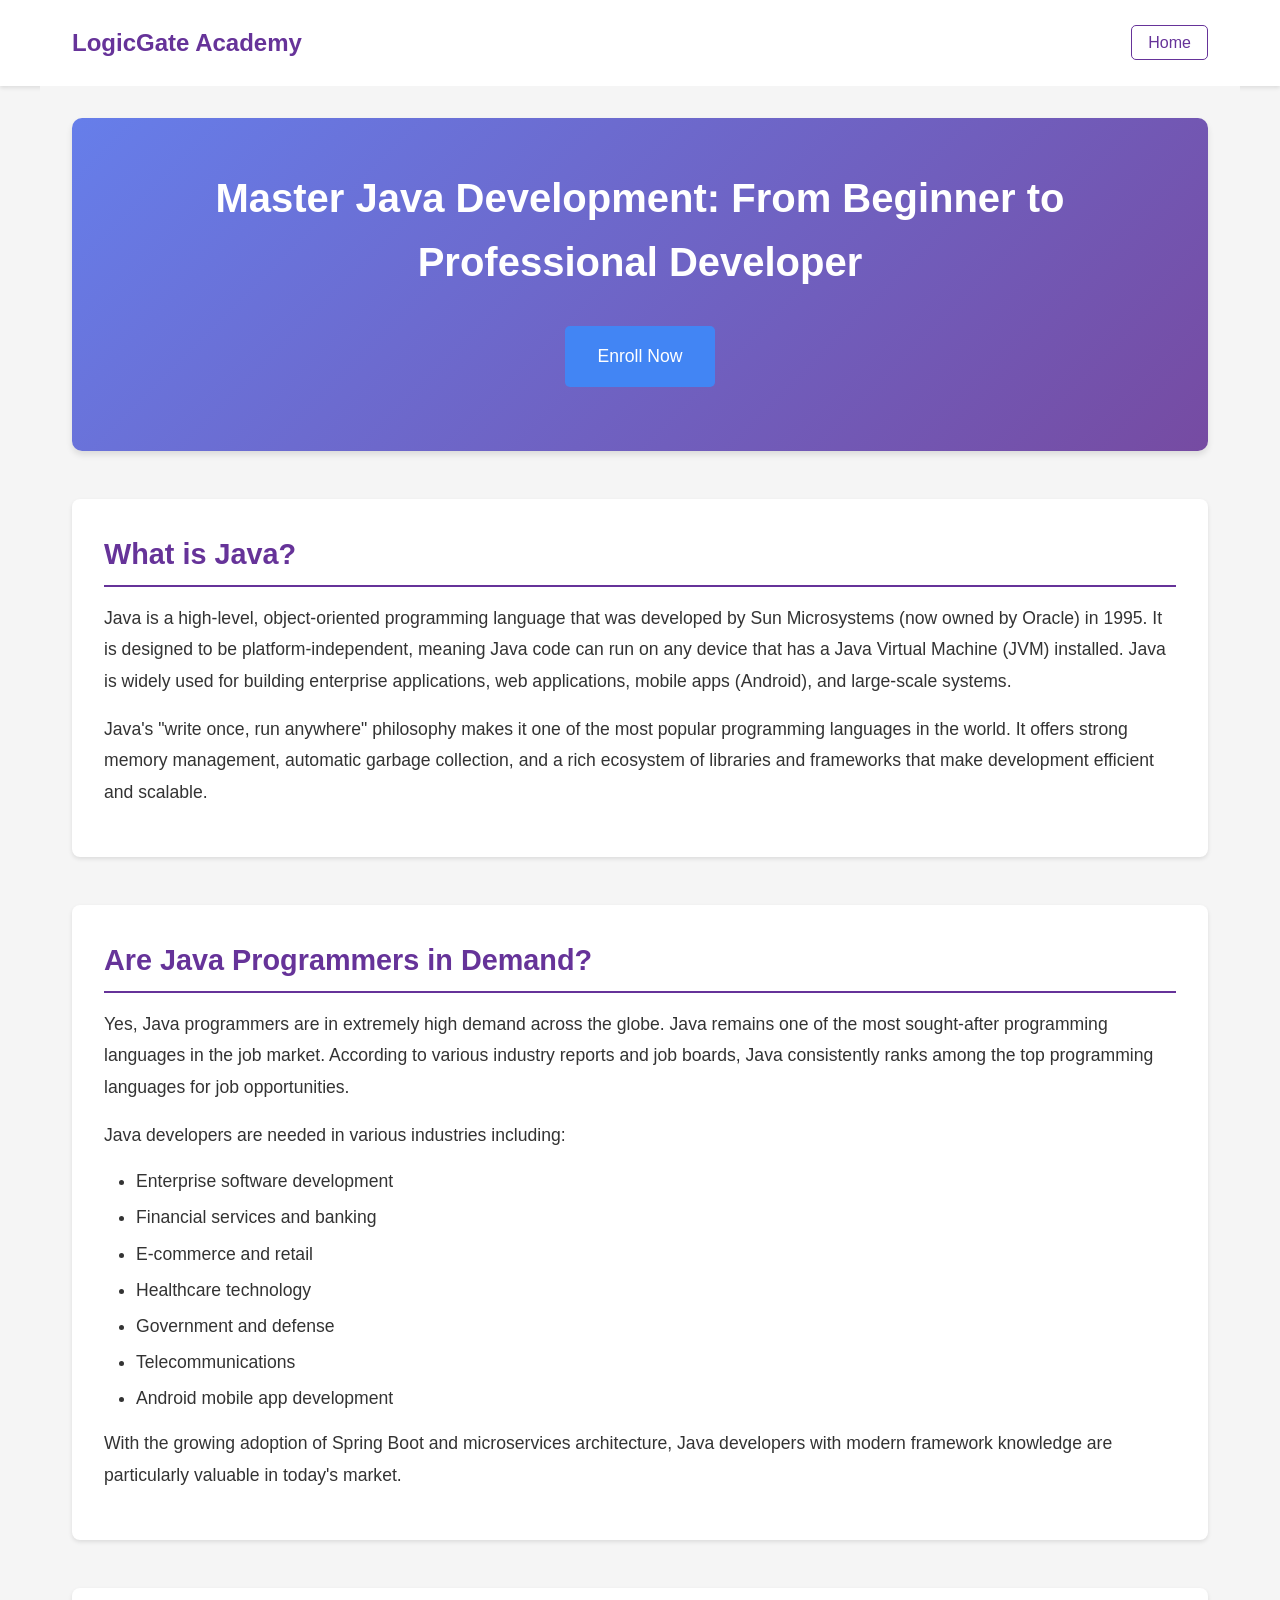
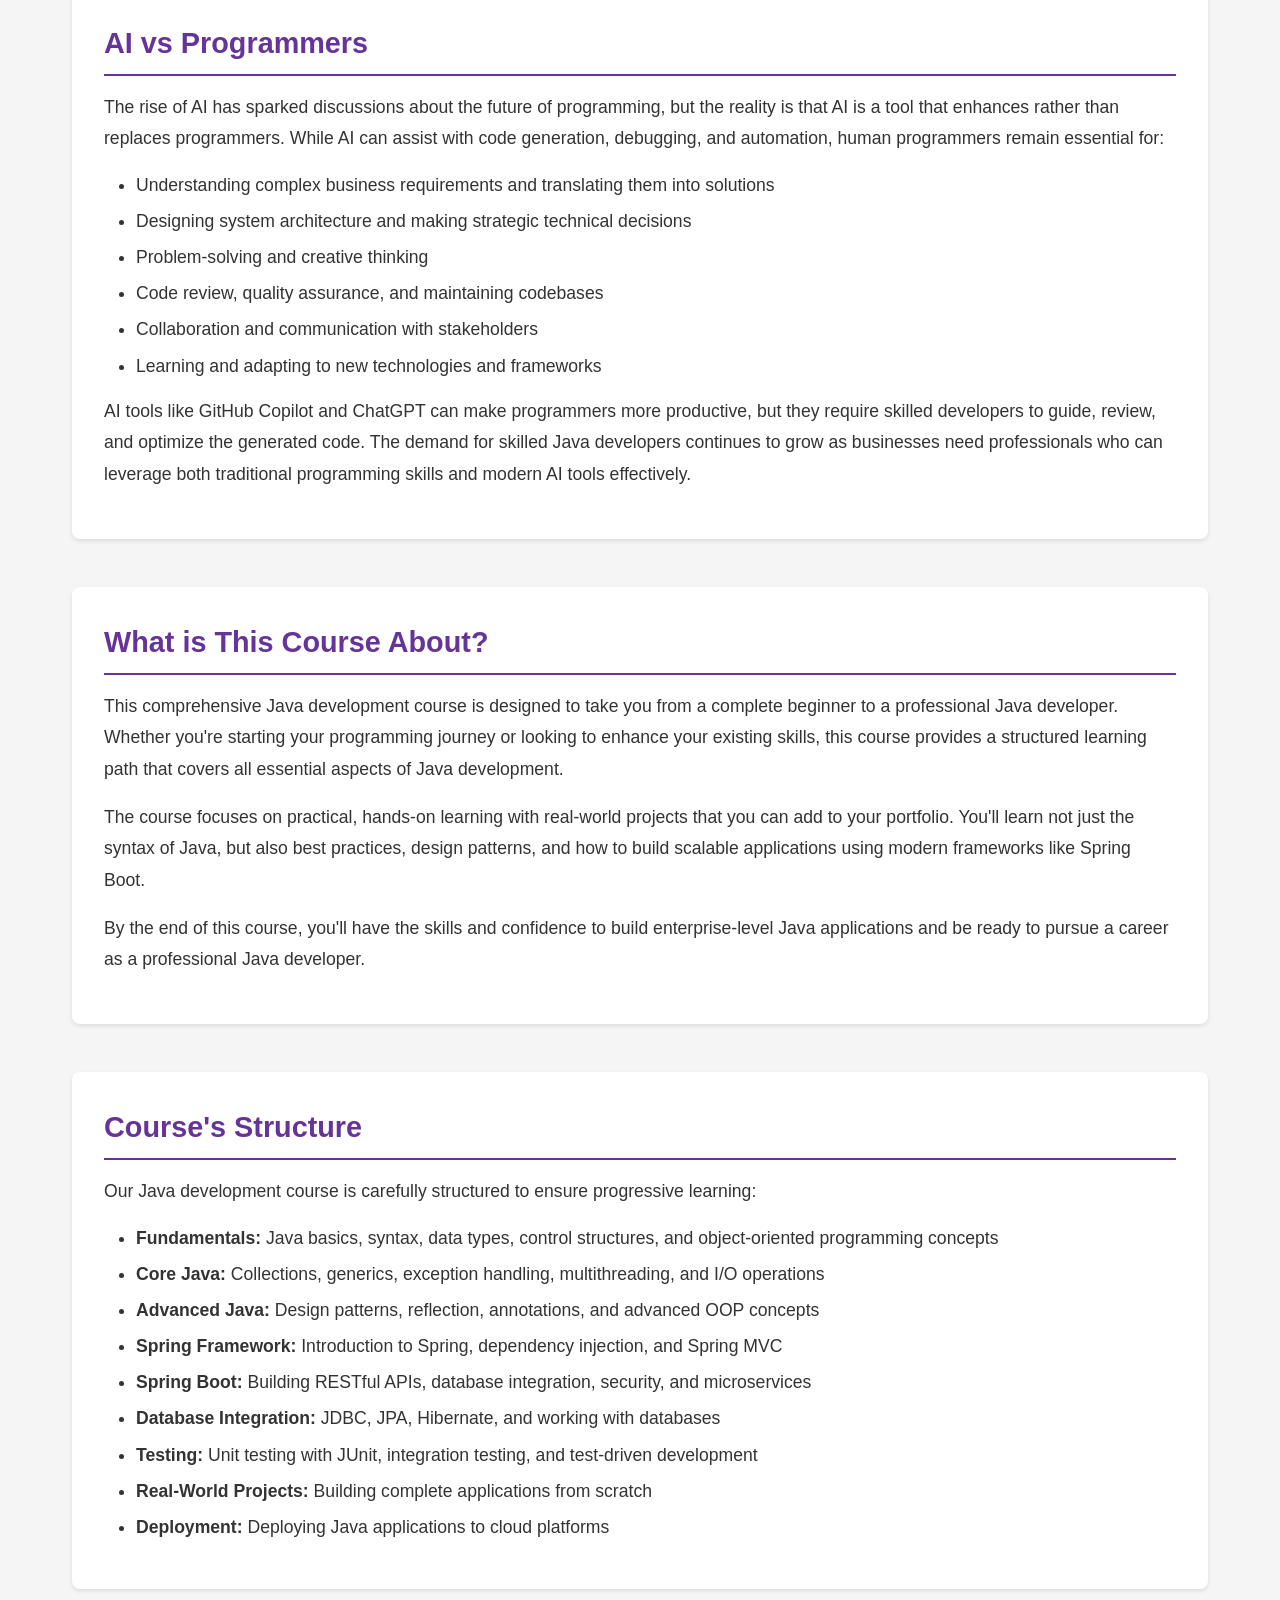
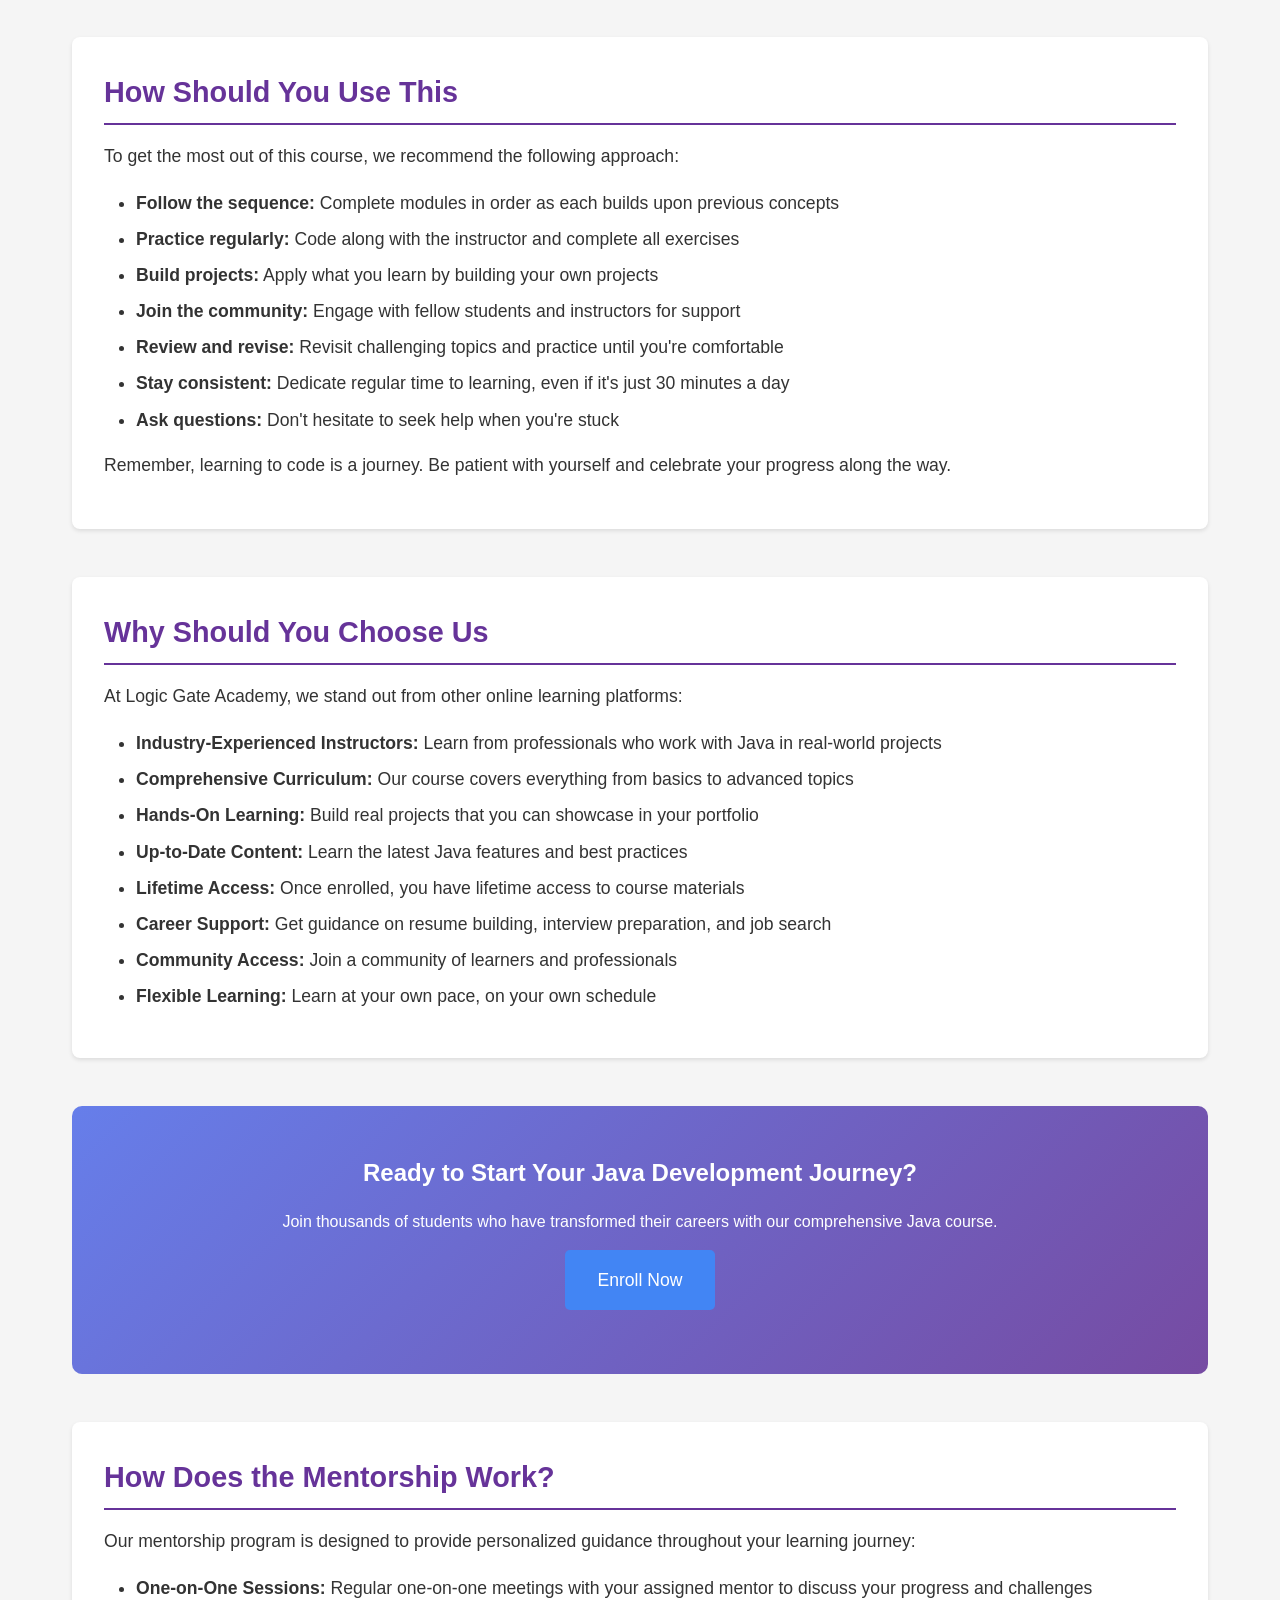
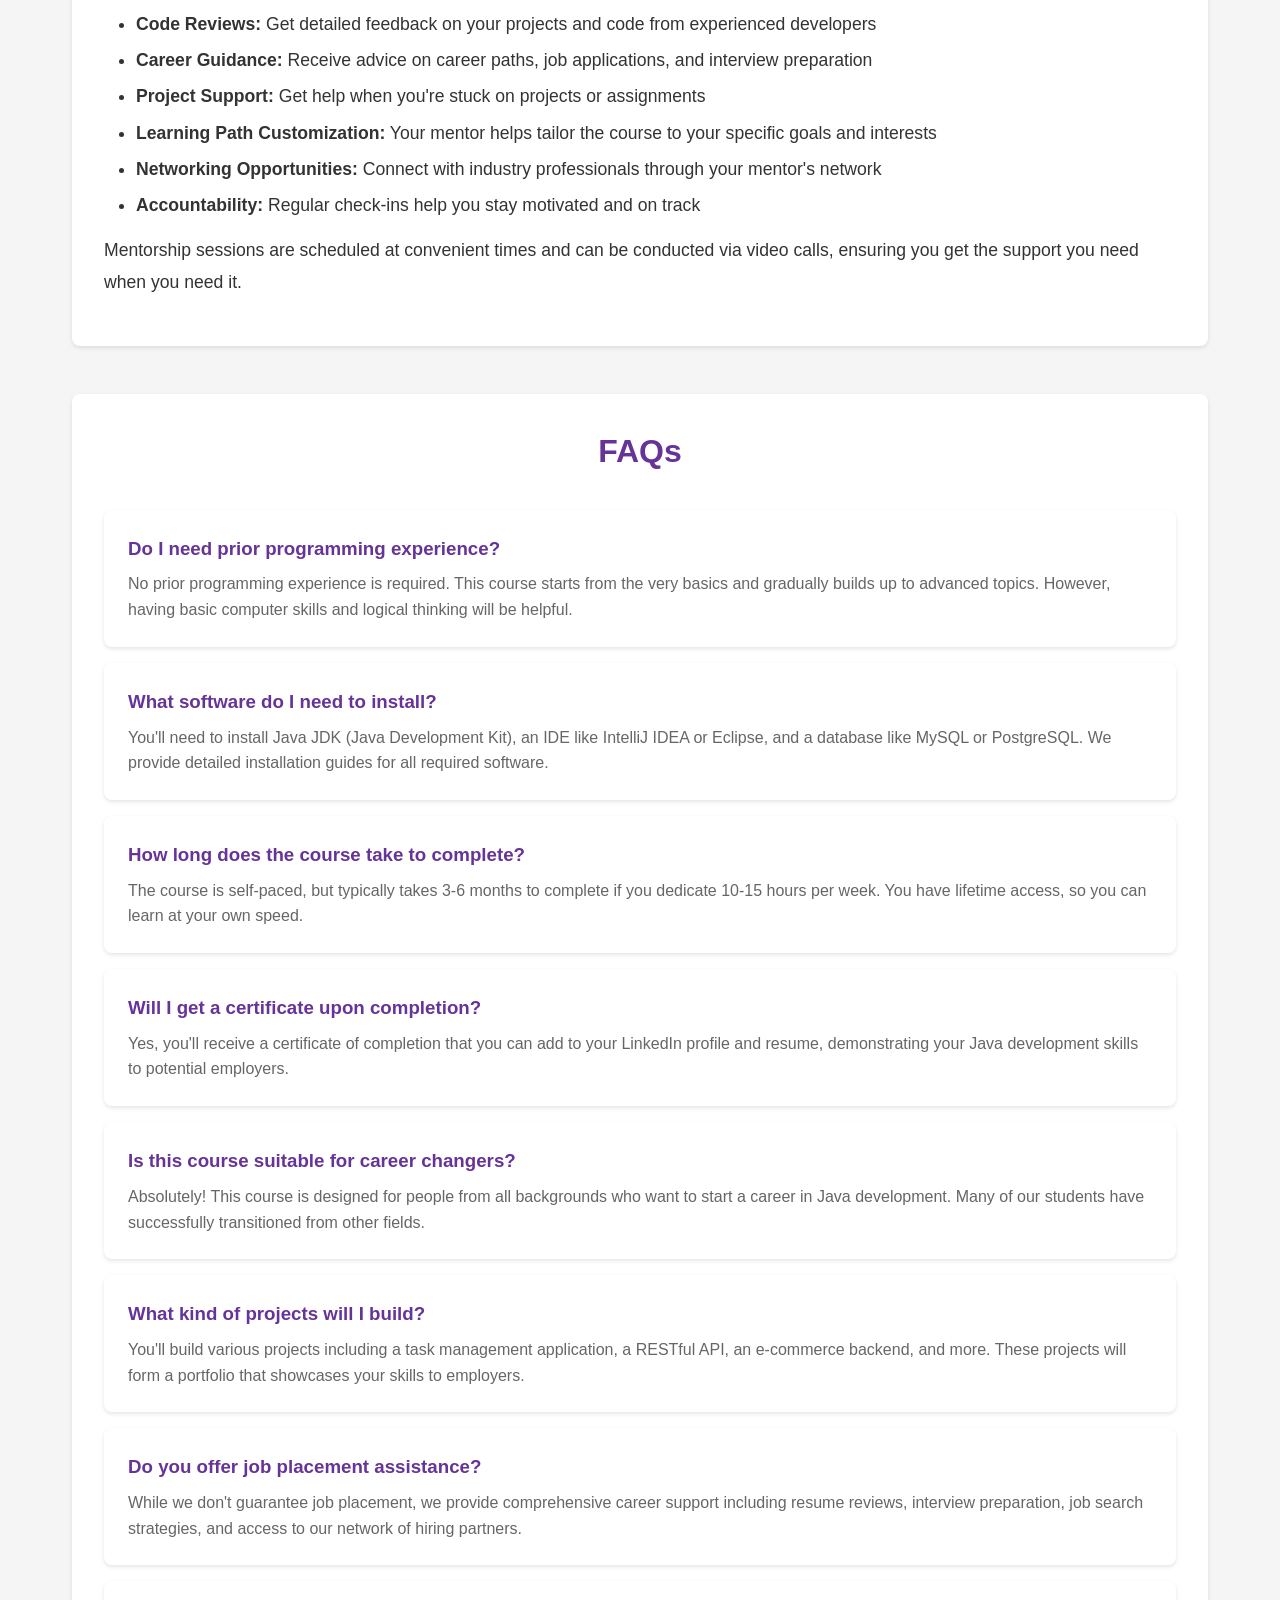
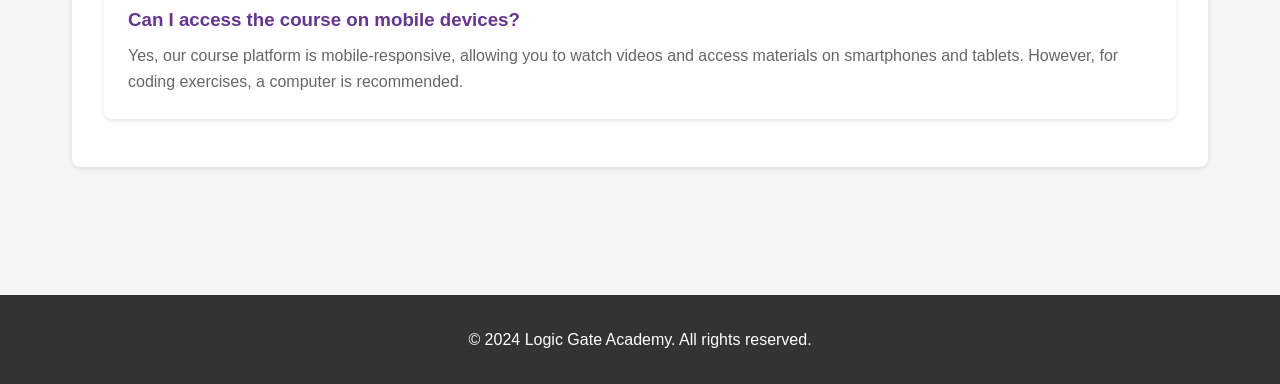
<file: java-developer.html>
<!DOCTYPE html>
<html lang="en">
<head>
    <meta charset="UTF-8">
    <meta name="viewport" content="width=device-width, initial-scale=1.0">
    <title>Master Java Development: From Beginner to Professional Developer</title>
    <meta name="keywords" content="Java course, learn Java online, Java programming for beginners, Java development course, java tutorial, spring boot, spring boot tutorial">
    <link rel="stylesheet" href="styles.css">
</head>
<body>
    <header>
        <nav>
            <div class="logo">LogicGate Academy</div>
            <ul class="nav-links">
                <li><a href="https://www.logicgateacademy.com">Home</a></li>
            </ul>
        </nav>
    </header>

    <main>
        <section class="course-header">
            <h1>Master Java Development: From Beginner to Professional Developer</h1>
            <a href="http://logicgateacademy.com:4200" class="cta-button">Enroll Now</a>
        </section>

        <section class="content-section">
            <h2>What is Java?</h2>
            <p>Java is a high-level, object-oriented programming language that was developed by Sun Microsystems (now owned by Oracle) in 1995. It is designed to be platform-independent, meaning Java code can run on any device that has a Java Virtual Machine (JVM) installed. Java is widely used for building enterprise applications, web applications, mobile apps (Android), and large-scale systems.</p>
            <p>Java's "write once, run anywhere" philosophy makes it one of the most popular programming languages in the world. It offers strong memory management, automatic garbage collection, and a rich ecosystem of libraries and frameworks that make development efficient and scalable.</p>
        </section>

        <section class="content-section">
            <h2>Are Java Programmers in Demand?</h2>
            <p>Yes, Java programmers are in extremely high demand across the globe. Java remains one of the most sought-after programming languages in the job market. According to various industry reports and job boards, Java consistently ranks among the top programming languages for job opportunities.</p>
            <p>Java developers are needed in various industries including:</p>
            <ul>
                <li>Enterprise software development</li>
                <li>Financial services and banking</li>
                <li>E-commerce and retail</li>
                <li>Healthcare technology</li>
                <li>Government and defense</li>
                <li>Telecommunications</li>
                <li>Android mobile app development</li>
            </ul>
            <p>With the growing adoption of Spring Boot and microservices architecture, Java developers with modern framework knowledge are particularly valuable in today's market.</p>
        </section>

        <section class="content-section">
            <h2>AI vs Programmers</h2>
            <p>The rise of AI has sparked discussions about the future of programming, but the reality is that AI is a tool that enhances rather than replaces programmers. While AI can assist with code generation, debugging, and automation, human programmers remain essential for:</p>
            <ul>
                <li>Understanding complex business requirements and translating them into solutions</li>
                <li>Designing system architecture and making strategic technical decisions</li>
                <li>Problem-solving and creative thinking</li>
                <li>Code review, quality assurance, and maintaining codebases</li>
                <li>Collaboration and communication with stakeholders</li>
                <li>Learning and adapting to new technologies and frameworks</li>
            </ul>
            <p>AI tools like GitHub Copilot and ChatGPT can make programmers more productive, but they require skilled developers to guide, review, and optimize the generated code. The demand for skilled Java developers continues to grow as businesses need professionals who can leverage both traditional programming skills and modern AI tools effectively.</p>
        </section>

        <section class="content-section">
            <h2>What is This Course About?</h2>
            <p>This comprehensive Java development course is designed to take you from a complete beginner to a professional Java developer. Whether you're starting your programming journey or looking to enhance your existing skills, this course provides a structured learning path that covers all essential aspects of Java development.</p>
            <p>The course focuses on practical, hands-on learning with real-world projects that you can add to your portfolio. You'll learn not just the syntax of Java, but also best practices, design patterns, and how to build scalable applications using modern frameworks like Spring Boot.</p>
            <p>By the end of this course, you'll have the skills and confidence to build enterprise-level Java applications and be ready to pursue a career as a professional Java developer.</p>
        </section>

        <section class="content-section">
            <h2>Course's Structure</h2>
            <p>Our Java development course is carefully structured to ensure progressive learning:</p>
            <ul>
                <li><strong>Fundamentals:</strong> Java basics, syntax, data types, control structures, and object-oriented programming concepts</li>
                <li><strong>Core Java:</strong> Collections, generics, exception handling, multithreading, and I/O operations</li>
                <li><strong>Advanced Java:</strong> Design patterns, reflection, annotations, and advanced OOP concepts</li>
                <li><strong>Spring Framework:</strong> Introduction to Spring, dependency injection, and Spring MVC</li>
                <li><strong>Spring Boot:</strong> Building RESTful APIs, database integration, security, and microservices</li>
                <li><strong>Database Integration:</strong> JDBC, JPA, Hibernate, and working with databases</li>
                <li><strong>Testing:</strong> Unit testing with JUnit, integration testing, and test-driven development</li>
                <li><strong>Real-World Projects:</strong> Building complete applications from scratch</li>
                <li><strong>Deployment:</strong> Deploying Java applications to cloud platforms</li>
            </ul>
        </section>

        <section class="content-section">
            <h2>How Should You Use This</h2>
            <p>To get the most out of this course, we recommend the following approach:</p>
            <ul>
                <li><strong>Follow the sequence:</strong> Complete modules in order as each builds upon previous concepts</li>
                <li><strong>Practice regularly:</strong> Code along with the instructor and complete all exercises</li>
                <li><strong>Build projects:</strong> Apply what you learn by building your own projects</li>
                <li><strong>Join the community:</strong> Engage with fellow students and instructors for support</li>
                <li><strong>Review and revise:</strong> Revisit challenging topics and practice until you're comfortable</li>
                <li><strong>Stay consistent:</strong> Dedicate regular time to learning, even if it's just 30 minutes a day</li>
                <li><strong>Ask questions:</strong> Don't hesitate to seek help when you're stuck</li>
            </ul>
            <p>Remember, learning to code is a journey. Be patient with yourself and celebrate your progress along the way.</p>
        </section>

        <section class="content-section">
            <h2>Why Should You Choose Us</h2>
            <p>At Logic Gate Academy, we stand out from other online learning platforms:</p>
            <ul>
                <li><strong>Industry-Experienced Instructors:</strong> Learn from professionals who work with Java in real-world projects</li>
                <li><strong>Comprehensive Curriculum:</strong> Our course covers everything from basics to advanced topics</li>
                <li><strong>Hands-On Learning:</strong> Build real projects that you can showcase in your portfolio</li>
                <li><strong>Up-to-Date Content:</strong> Learn the latest Java features and best practices</li>
                <li><strong>Lifetime Access:</strong> Once enrolled, you have lifetime access to course materials</li>
                <li><strong>Career Support:</strong> Get guidance on resume building, interview preparation, and job search</li>
                <li><strong>Community Access:</strong> Join a community of learners and professionals</li>
                <li><strong>Flexible Learning:</strong> Learn at your own pace, on your own schedule</li>
            </ul>
        </section>

        <section class="cta-section">
            <h2>Ready to Start Your Java Development Journey?</h2>
            <p>Join thousands of students who have transformed their careers with our comprehensive Java course.</p>
            <a href="http://logicgateacademy.com:4200" class="cta-button">Enroll Now</a>
        </section>

        <section class="content-section">
            <h2>How Does the Mentorship Work?</h2>
            <p>Our mentorship program is designed to provide personalized guidance throughout your learning journey:</p>
            <ul>
                <li><strong>One-on-One Sessions:</strong> Regular one-on-one meetings with your assigned mentor to discuss your progress and challenges</li>
                <li><strong>Code Reviews:</strong> Get detailed feedback on your projects and code from experienced developers</li>
                <li><strong>Career Guidance:</strong> Receive advice on career paths, job applications, and interview preparation</li>
                <li><strong>Project Support:</strong> Get help when you're stuck on projects or assignments</li>
                <li><strong>Learning Path Customization:</strong> Your mentor helps tailor the course to your specific goals and interests</li>
                <li><strong>Networking Opportunities:</strong> Connect with industry professionals through your mentor's network</li>
                <li><strong>Accountability:</strong> Regular check-ins help you stay motivated and on track</li>
            </ul>
            <p>Mentorship sessions are scheduled at convenient times and can be conducted via video calls, ensuring you get the support you need when you need it.</p>
        </section>

        <section class="faq-section">
            <h2>FAQs</h2>
            
            <div class="faq-item">
                <h3>Do I need prior programming experience?</h3>
                <p>No prior programming experience is required. This course starts from the very basics and gradually builds up to advanced topics. However, having basic computer skills and logical thinking will be helpful.</p>
            </div>

            <div class="faq-item">
                <h3>What software do I need to install?</h3>
                <p>You'll need to install Java JDK (Java Development Kit), an IDE like IntelliJ IDEA or Eclipse, and a database like MySQL or PostgreSQL. We provide detailed installation guides for all required software.</p>
            </div>

            <div class="faq-item">
                <h3>How long does the course take to complete?</h3>
                <p>The course is self-paced, but typically takes 3-6 months to complete if you dedicate 10-15 hours per week. You have lifetime access, so you can learn at your own speed.</p>
            </div>

            <div class="faq-item">
                <h3>Will I get a certificate upon completion?</h3>
                <p>Yes, you'll receive a certificate of completion that you can add to your LinkedIn profile and resume, demonstrating your Java development skills to potential employers.</p>
            </div>

            <div class="faq-item">
                <h3>Is this course suitable for career changers?</h3>
                <p>Absolutely! This course is designed for people from all backgrounds who want to start a career in Java development. Many of our students have successfully transitioned from other fields.</p>
            </div>

            <div class="faq-item">
                <h3>What kind of projects will I build?</h3>
                <p>You'll build various projects including a task management application, a RESTful API, an e-commerce backend, and more. These projects will form a portfolio that showcases your skills to employers.</p>
            </div>

            <div class="faq-item">
                <h3>Do you offer job placement assistance?</h3>
                <p>While we don't guarantee job placement, we provide comprehensive career support including resume reviews, interview preparation, job search strategies, and access to our network of hiring partners.</p>
            </div>

            <div class="faq-item">
                <h3>Can I access the course on mobile devices?</h3>
                <p>Yes, our course platform is mobile-responsive, allowing you to watch videos and access materials on smartphones and tablets. However, for coding exercises, a computer is recommended.</p>
            </div>
        </section>
    </main>

    <footer>
        <p>&copy; 2024 Logic Gate Academy. All rights reserved.</p>
    </footer>
</body>
</html>
</file>
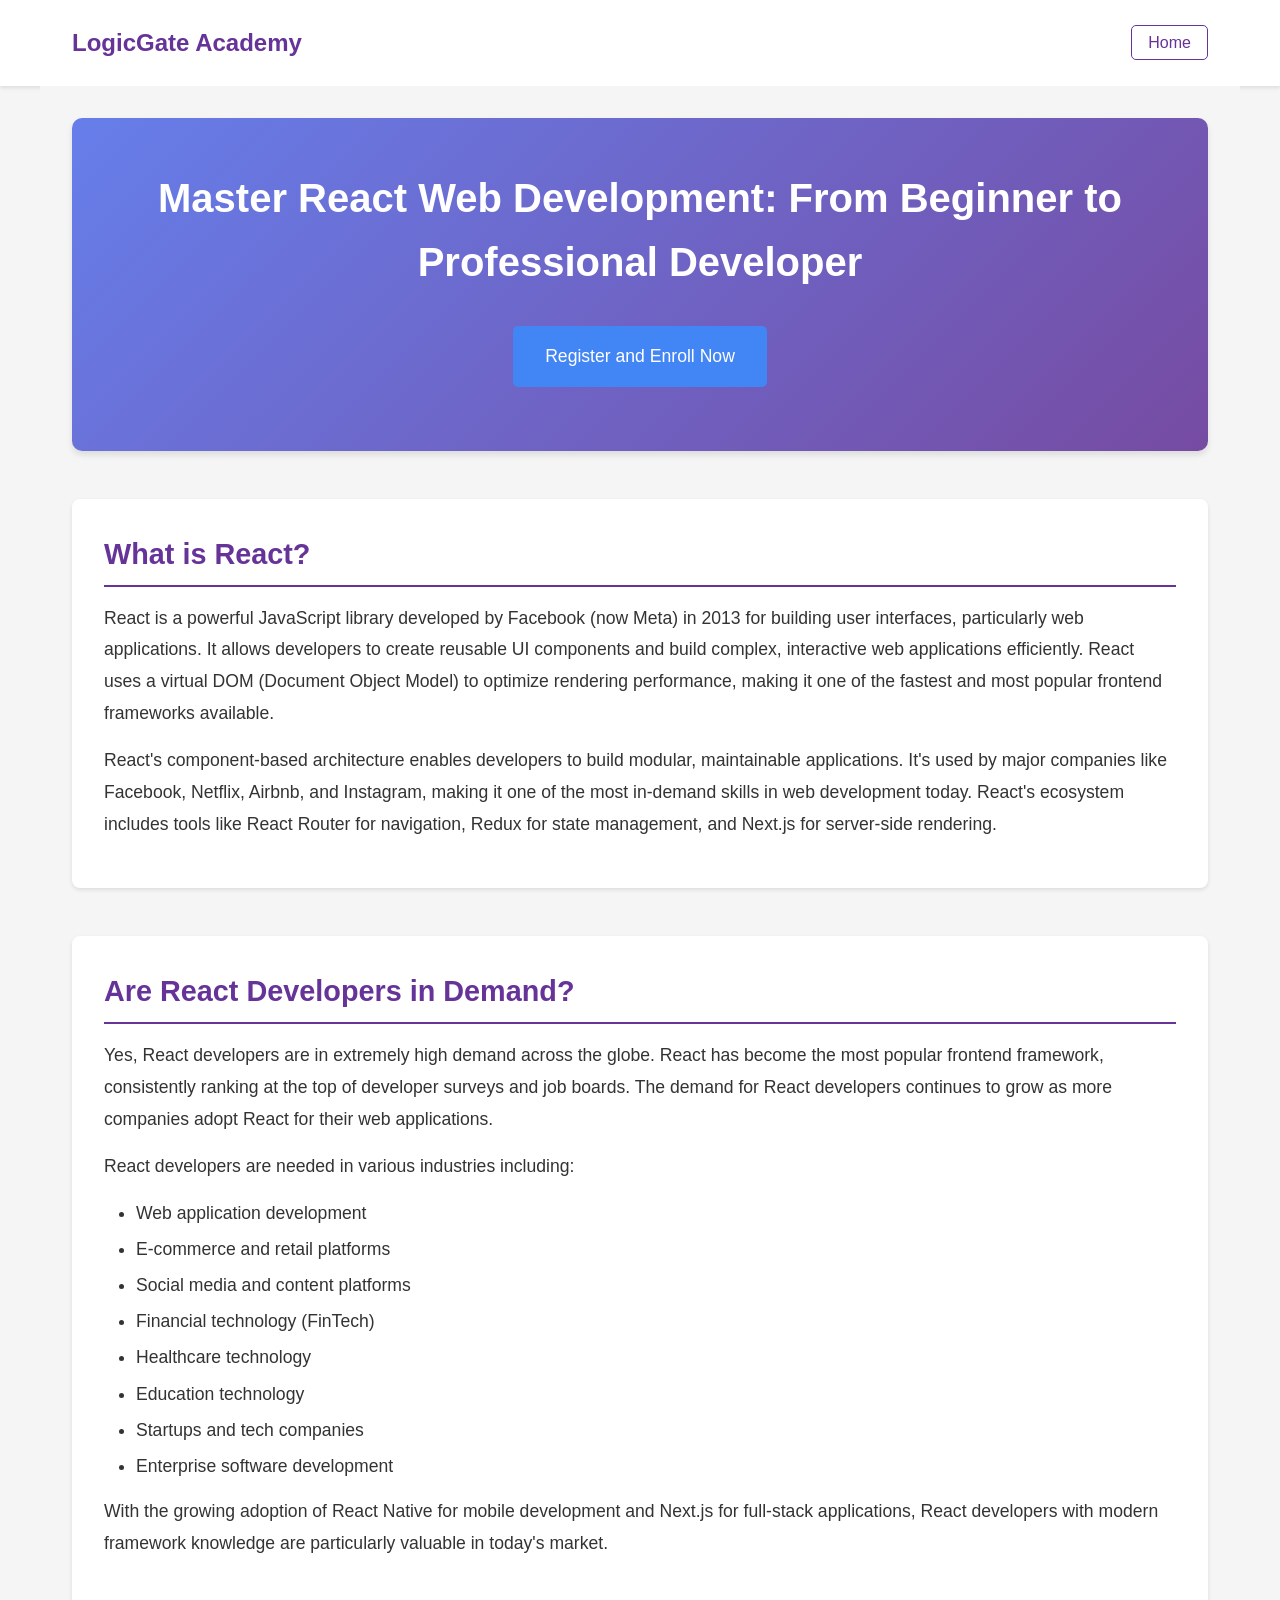
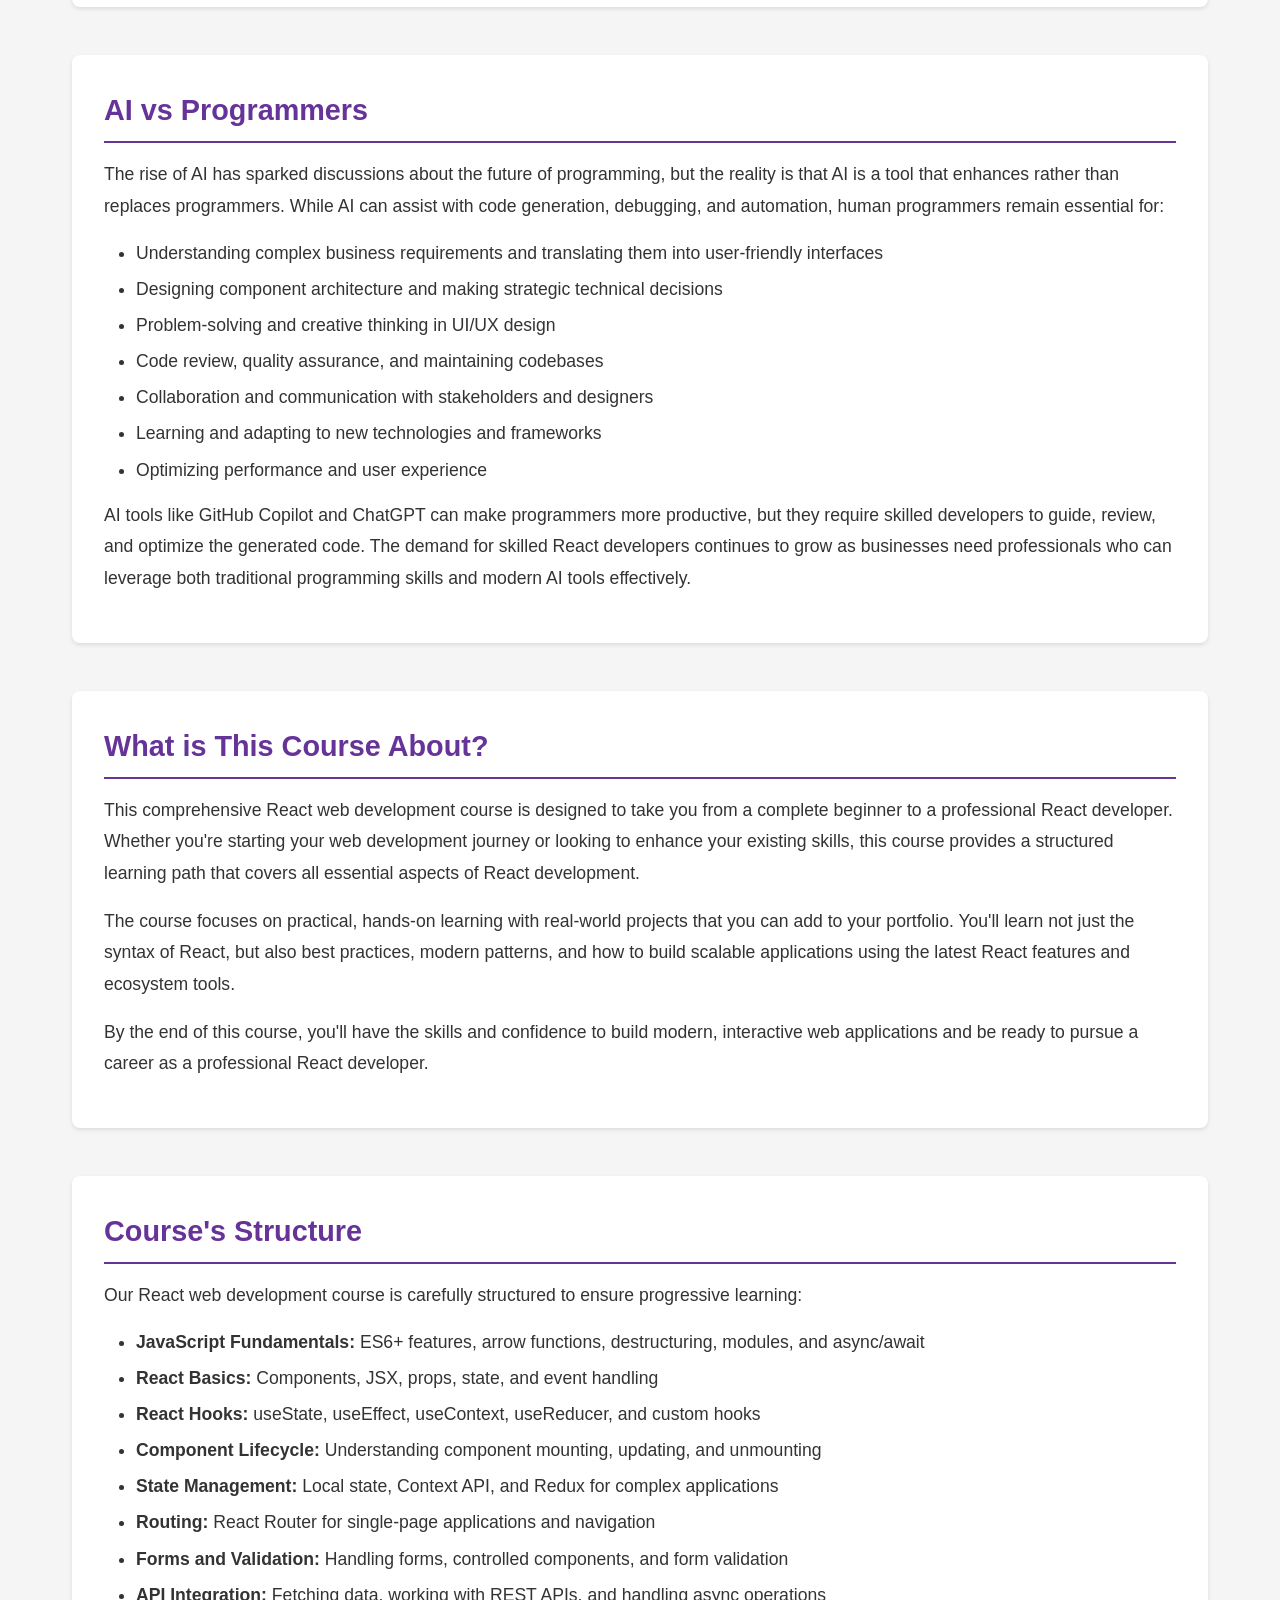
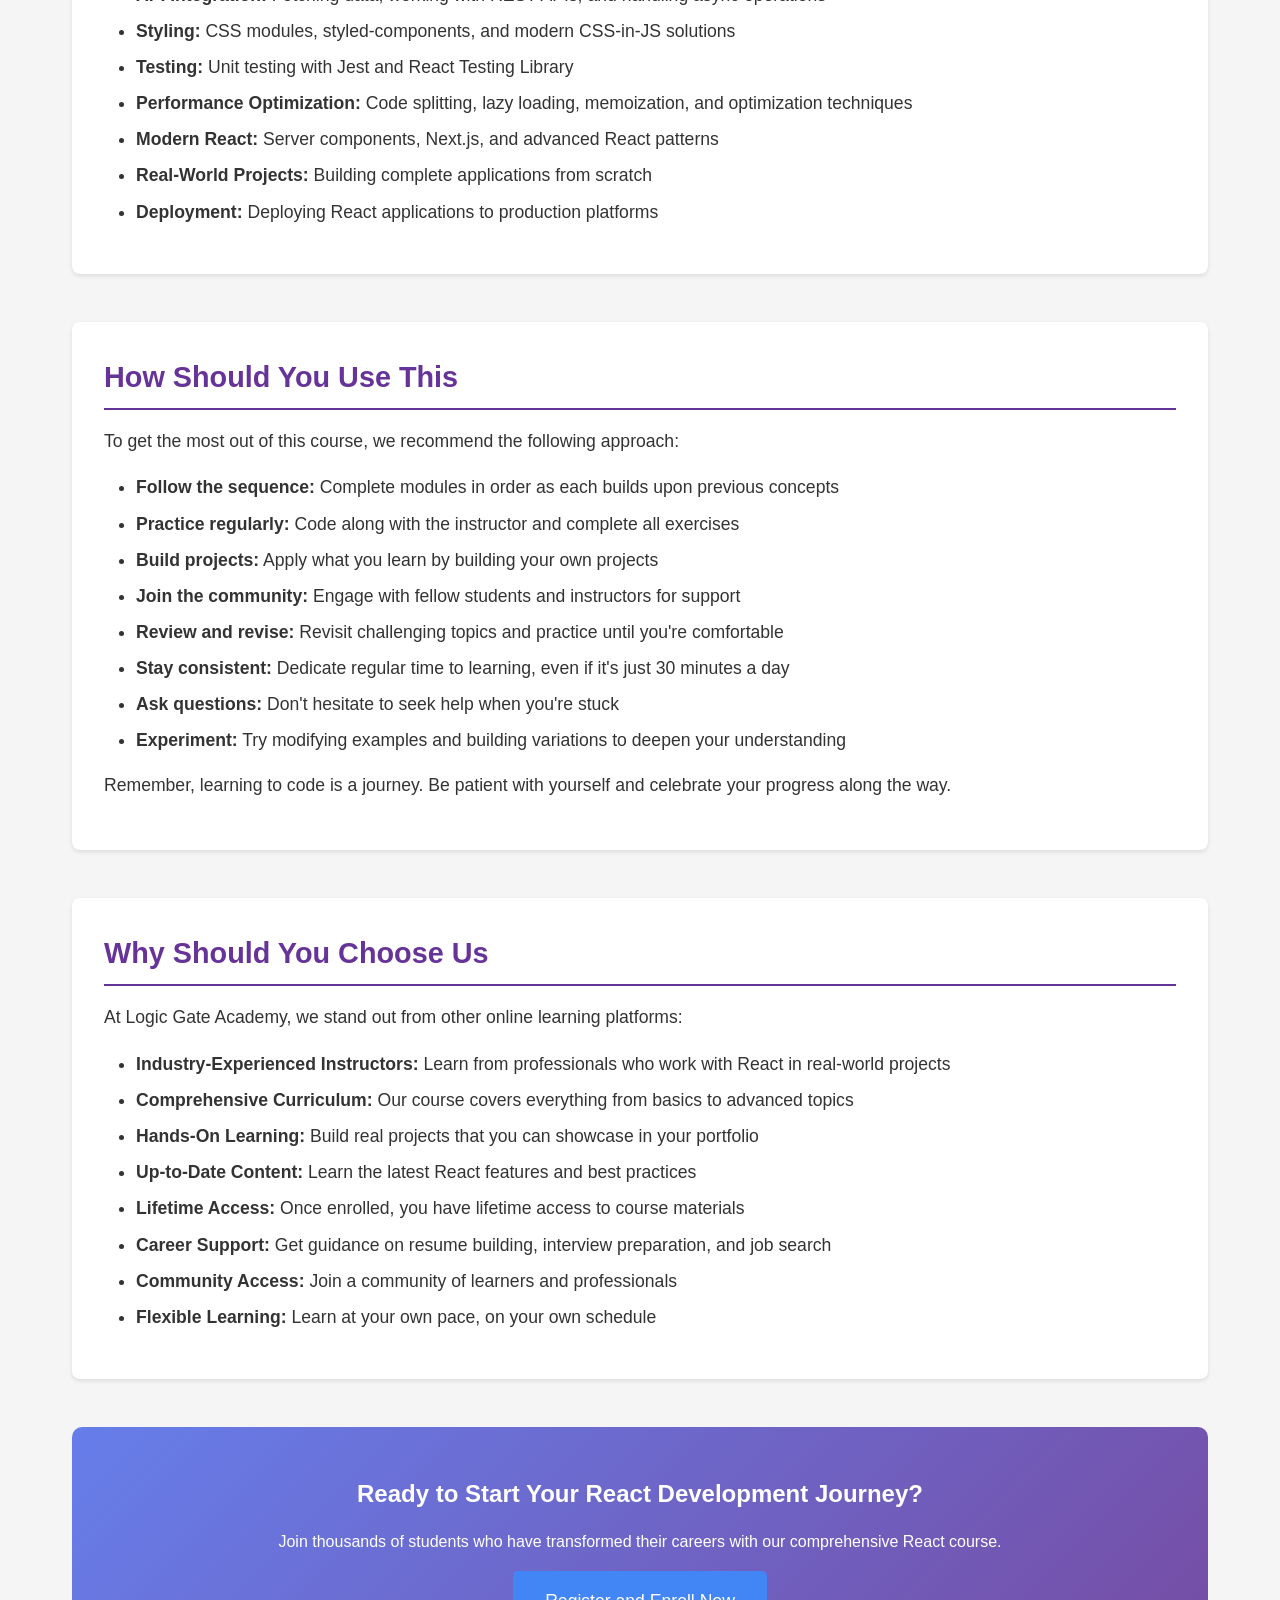
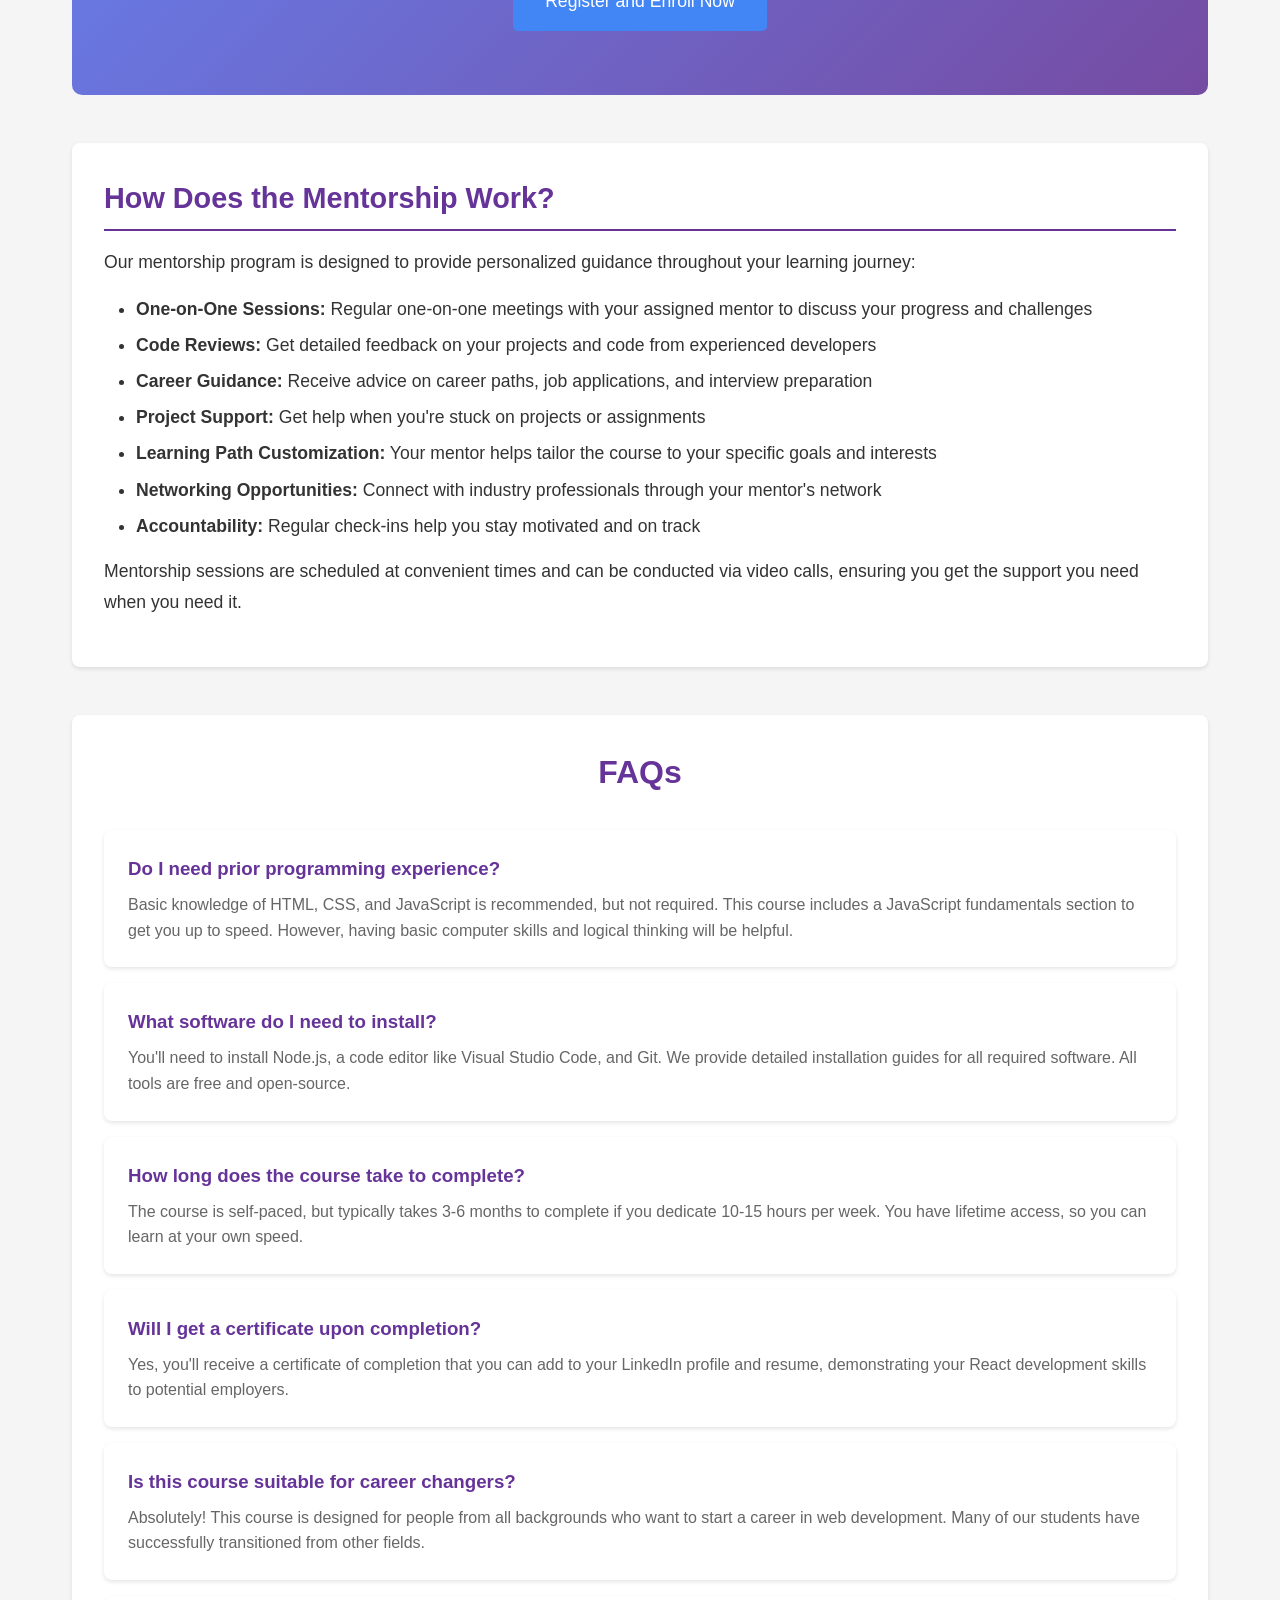
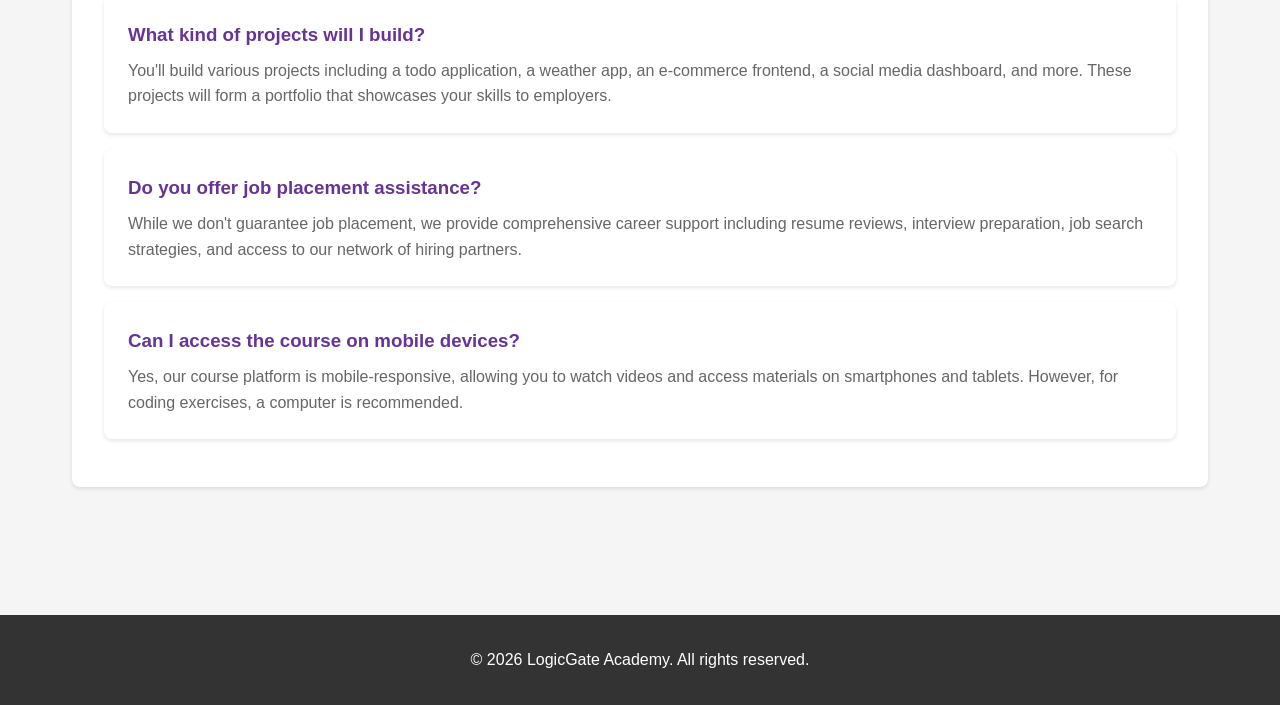
<file: web-development-react.html>
<!DOCTYPE html>
<html lang="en">
<head>
    <meta charset="UTF-8">
    <meta name="viewport" content="width=device-width, initial-scale=1.0">
    <title>Master React Web Development: From Beginner to Professional Developer</title>
    <meta name="keywords" content="React course, learn React online, React programming for beginners, React development course, React tutorial, web development, frontend development">
    <link rel="stylesheet" href="styles.css">
</head>
<body>
    <header>
        <nav>
            <div class="logo">LogicGate Academy</div>
            <ul class="nav-links">
                <li><a href="https://www.logicgateacademy.com">Home</a></li>
            </ul>
        </nav>
    </header>

    <main>
        <section class="course-header">
            <h1>Master React Web Development: From Beginner to Professional Developer</h1>
            <a href="http://logicgateacademy.com" class="cta-button">Register and Enroll Now</a>
        </section>

        <section class="content-section">
            <h2>What is React?</h2>
            <p>React is a powerful JavaScript library developed by Facebook (now Meta) in 2013 for building user interfaces, particularly web applications. It allows developers to create reusable UI components and build complex, interactive web applications efficiently. React uses a virtual DOM (Document Object Model) to optimize rendering performance, making it one of the fastest and most popular frontend frameworks available.</p>
            <p>React's component-based architecture enables developers to build modular, maintainable applications. It's used by major companies like Facebook, Netflix, Airbnb, and Instagram, making it one of the most in-demand skills in web development today. React's ecosystem includes tools like React Router for navigation, Redux for state management, and Next.js for server-side rendering.</p>
        </section>

        <section class="content-section">
            <h2>Are React Developers in Demand?</h2>
            <p>Yes, React developers are in extremely high demand across the globe. React has become the most popular frontend framework, consistently ranking at the top of developer surveys and job boards. The demand for React developers continues to grow as more companies adopt React for their web applications.</p>
            <p>React developers are needed in various industries including:</p>
            <ul>
                <li>Web application development</li>
                <li>E-commerce and retail platforms</li>
                <li>Social media and content platforms</li>
                <li>Financial technology (FinTech)</li>
                <li>Healthcare technology</li>
                <li>Education technology</li>
                <li>Startups and tech companies</li>
                <li>Enterprise software development</li>
            </ul>
            <p>With the growing adoption of React Native for mobile development and Next.js for full-stack applications, React developers with modern framework knowledge are particularly valuable in today's market.</p>
        </section>

        <section class="content-section">
            <h2>AI vs Programmers</h2>
            <p>The rise of AI has sparked discussions about the future of programming, but the reality is that AI is a tool that enhances rather than replaces programmers. While AI can assist with code generation, debugging, and automation, human programmers remain essential for:</p>
            <ul>
                <li>Understanding complex business requirements and translating them into user-friendly interfaces</li>
                <li>Designing component architecture and making strategic technical decisions</li>
                <li>Problem-solving and creative thinking in UI/UX design</li>
                <li>Code review, quality assurance, and maintaining codebases</li>
                <li>Collaboration and communication with stakeholders and designers</li>
                <li>Learning and adapting to new technologies and frameworks</li>
                <li>Optimizing performance and user experience</li>
            </ul>
            <p>AI tools like GitHub Copilot and ChatGPT can make programmers more productive, but they require skilled developers to guide, review, and optimize the generated code. The demand for skilled React developers continues to grow as businesses need professionals who can leverage both traditional programming skills and modern AI tools effectively.</p>
        </section>

        <section class="content-section">
            <h2>What is This Course About?</h2>
            <p>This comprehensive React web development course is designed to take you from a complete beginner to a professional React developer. Whether you're starting your web development journey or looking to enhance your existing skills, this course provides a structured learning path that covers all essential aspects of React development.</p>
            <p>The course focuses on practical, hands-on learning with real-world projects that you can add to your portfolio. You'll learn not just the syntax of React, but also best practices, modern patterns, and how to build scalable applications using the latest React features and ecosystem tools.</p>
            <p>By the end of this course, you'll have the skills and confidence to build modern, interactive web applications and be ready to pursue a career as a professional React developer.</p>
        </section>

        <section class="content-section">
            <h2>Course's Structure</h2>
            <p>Our React web development course is carefully structured to ensure progressive learning:</p>
            <ul>
                <li><strong>JavaScript Fundamentals:</strong> ES6+ features, arrow functions, destructuring, modules, and async/await</li>
                <li><strong>React Basics:</strong> Components, JSX, props, state, and event handling</li>
                <li><strong>React Hooks:</strong> useState, useEffect, useContext, useReducer, and custom hooks</li>
                <li><strong>Component Lifecycle:</strong> Understanding component mounting, updating, and unmounting</li>
                <li><strong>State Management:</strong> Local state, Context API, and Redux for complex applications</li>
                <li><strong>Routing:</strong> React Router for single-page applications and navigation</li>
                <li><strong>Forms and Validation:</strong> Handling forms, controlled components, and form validation</li>
                <li><strong>API Integration:</strong> Fetching data, working with REST APIs, and handling async operations</li>
                <li><strong>Styling:</strong> CSS modules, styled-components, and modern CSS-in-JS solutions</li>
                <li><strong>Testing:</strong> Unit testing with Jest and React Testing Library</li>
                <li><strong>Performance Optimization:</strong> Code splitting, lazy loading, memoization, and optimization techniques</li>
                <li><strong>Modern React:</strong> Server components, Next.js, and advanced React patterns</li>
                <li><strong>Real-World Projects:</strong> Building complete applications from scratch</li>
                <li><strong>Deployment:</strong> Deploying React applications to production platforms</li>
            </ul>
        </section>

        <section class="content-section">
            <h2>How Should You Use This</h2>
            <p>To get the most out of this course, we recommend the following approach:</p>
            <ul>
                <li><strong>Follow the sequence:</strong> Complete modules in order as each builds upon previous concepts</li>
                <li><strong>Practice regularly:</strong> Code along with the instructor and complete all exercises</li>
                <li><strong>Build projects:</strong> Apply what you learn by building your own projects</li>
                <li><strong>Join the community:</strong> Engage with fellow students and instructors for support</li>
                <li><strong>Review and revise:</strong> Revisit challenging topics and practice until you're comfortable</li>
                <li><strong>Stay consistent:</strong> Dedicate regular time to learning, even if it's just 30 minutes a day</li>
                <li><strong>Ask questions:</strong> Don't hesitate to seek help when you're stuck</li>
                <li><strong>Experiment:</strong> Try modifying examples and building variations to deepen your understanding</li>
            </ul>
            <p>Remember, learning to code is a journey. Be patient with yourself and celebrate your progress along the way.</p>
        </section>

        <section class="content-section">
            <h2>Why Should You Choose Us</h2>
            <p>At Logic Gate Academy, we stand out from other online learning platforms:</p>
            <ul>
                <li><strong>Industry-Experienced Instructors:</strong> Learn from professionals who work with React in real-world projects</li>
                <li><strong>Comprehensive Curriculum:</strong> Our course covers everything from basics to advanced topics</li>
                <li><strong>Hands-On Learning:</strong> Build real projects that you can showcase in your portfolio</li>
                <li><strong>Up-to-Date Content:</strong> Learn the latest React features and best practices</li>
                <li><strong>Lifetime Access:</strong> Once enrolled, you have lifetime access to course materials</li>
                <li><strong>Career Support:</strong> Get guidance on resume building, interview preparation, and job search</li>
                <li><strong>Community Access:</strong> Join a community of learners and professionals</li>
                <li><strong>Flexible Learning:</strong> Learn at your own pace, on your own schedule</li>
            </ul>
        </section>

        <section class="cta-section">
            <h2>Ready to Start Your React Development Journey?</h2>
            <p>Join thousands of students who have transformed their careers with our comprehensive React course.</p>
            <a href="http://logicgateacademy.com" class="cta-button">Register and Enroll Now</a>
        </section>

        <section class="content-section">
            <h2>How Does the Mentorship Work?</h2>
            <p>Our mentorship program is designed to provide personalized guidance throughout your learning journey:</p>
            <ul>
                <li><strong>One-on-One Sessions:</strong> Regular one-on-one meetings with your assigned mentor to discuss your progress and challenges</li>
                <li><strong>Code Reviews:</strong> Get detailed feedback on your projects and code from experienced developers</li>
                <li><strong>Career Guidance:</strong> Receive advice on career paths, job applications, and interview preparation</li>
                <li><strong>Project Support:</strong> Get help when you're stuck on projects or assignments</li>
                <li><strong>Learning Path Customization:</strong> Your mentor helps tailor the course to your specific goals and interests</li>
                <li><strong>Networking Opportunities:</strong> Connect with industry professionals through your mentor's network</li>
                <li><strong>Accountability:</strong> Regular check-ins help you stay motivated and on track</li>
            </ul>
            <p>Mentorship sessions are scheduled at convenient times and can be conducted via video calls, ensuring you get the support you need when you need it.</p>
        </section>

        <section class="faq-section">
            <h2>FAQs</h2>
            
            <div class="faq-item">
                <h3>Do I need prior programming experience?</h3>
                <p>Basic knowledge of HTML, CSS, and JavaScript is recommended, but not required. This course includes a JavaScript fundamentals section to get you up to speed. However, having basic computer skills and logical thinking will be helpful.</p>
            </div>

            <div class="faq-item">
                <h3>What software do I need to install?</h3>
                <p>You'll need to install Node.js, a code editor like Visual Studio Code, and Git. We provide detailed installation guides for all required software. All tools are free and open-source.</p>
            </div>

            <div class="faq-item">
                <h3>How long does the course take to complete?</h3>
                <p>The course is self-paced, but typically takes 3-6 months to complete if you dedicate 10-15 hours per week. You have lifetime access, so you can learn at your own speed.</p>
            </div>

            <div class="faq-item">
                <h3>Will I get a certificate upon completion?</h3>
                <p>Yes, you'll receive a certificate of completion that you can add to your LinkedIn profile and resume, demonstrating your React development skills to potential employers.</p>
            </div>

            <div class="faq-item">
                <h3>Is this course suitable for career changers?</h3>
                <p>Absolutely! This course is designed for people from all backgrounds who want to start a career in web development. Many of our students have successfully transitioned from other fields.</p>
            </div>

            <div class="faq-item">
                <h3>What kind of projects will I build?</h3>
                <p>You'll build various projects including a todo application, a weather app, an e-commerce frontend, a social media dashboard, and more. These projects will form a portfolio that showcases your skills to employers.</p>
            </div>

            <div class="faq-item">
                <h3>Do you offer job placement assistance?</h3>
                <p>While we don't guarantee job placement, we provide comprehensive career support including resume reviews, interview preparation, job search strategies, and access to our network of hiring partners.</p>
            </div>

            <div class="faq-item">
                <h3>Can I access the course on mobile devices?</h3>
                <p>Yes, our course platform is mobile-responsive, allowing you to watch videos and access materials on smartphones and tablets. However, for coding exercises, a computer is recommended.</p>
            </div>
        </section>
    </main>

    <footer>
        <p>&copy; 2026 LogicGate Academy. All rights reserved.</p>
    </footer>
</body>
</html>
</file>
<file: styles.css>
* {
    margin: 0;
    padding: 0;
    box-sizing: border-box;
}

body {
    font-family: -apple-system, BlinkMacSystemFont, 'Segoe UI', Roboto, Oxygen, Ubuntu, Cantarell, sans-serif;
    line-height: 1.6;
    color: #333;
    background-color: #f5f5f5;
}

header {
    background: white;
    color: #333;
    padding: 1.5rem 0;
    box-shadow: 0 2px 4px rgba(0,0,0,0.1);
}

nav {
    max-width: 1200px;
    margin: 0 auto;
    display: flex;
    justify-content: space-between;
    align-items: center;
    padding: 0 2rem;
}

.logo {
    font-size: 1.5rem;
    font-weight: bold;
    color: #663399;
}

.nav-links {
    display: flex;
    list-style: none;
    gap: 1rem;
    align-items: center;
}

.nav-links a {
    color: #663399;
    text-decoration: none;
    padding: 0.5rem 1rem;
    border: 1px solid #663399;
    border-radius: 5px;
    transition: all 0.3s;
    font-weight: 500;
}

.nav-links a:hover {
    background: #663399;
    color: white;
}

.nav-links a.primary {
    background: #663399;
    color: white;
    border: 1px solid #663399;
}

.nav-links a.primary:hover {
    background: #764ba2;
    border-color: #764ba2;
}

main {
    max-width: 1200px;
    margin: 0 auto;
    padding: 2rem;
    background: #f5f5f5;
    min-height: calc(100vh - 200px);
}

main .content-wrapper {
    background: white;
    padding: 2rem;
    border-radius: 10px;
    box-shadow: 0 2px 4px rgba(0,0,0,0.1);
}

.hero {
    text-align: center;
    padding: 4rem 2rem;
    background: linear-gradient(135deg, #667eea 0%, #764ba2 100%);
    color: white;
    border-radius: 10px;
    margin-bottom: 3rem;
}

.hero h1 {
    font-size: 2.5rem;
    margin-bottom: 1rem;
    font-weight: bold;
}

.hero p {
    font-size: 1.2rem;
    margin-bottom: 2rem;
}

.courses {
    margin-top: 3rem;
    background: #f5f5f5;
    padding: 3rem 2rem;
    border-radius: 10px;
}

.courses h2 {
    text-align: center;
    font-size: 2rem;
    margin-bottom: 2rem;
    color: #663399;
    font-weight: bold;
}

.course-grid {
    display: grid;
    grid-template-columns: repeat(auto-fit, minmax(280px, 1fr));
    gap: 2rem;
    margin-top: 2rem;
}

.course-card {
    background: white;
    border-radius: 8px;
    box-shadow: 0 2px 8px rgba(0,0,0,0.1);
    transition: transform 0.3s, box-shadow 0.3s;
    overflow: hidden;
}

.course-card:hover {
    transform: translateY(-5px);
    box-shadow: 0 4px 12px rgba(0,0,0,0.15);
}

.course-card img {
    width: 100%;
    height: 200px;
    object-fit: cover;
}

.course-card-content {
    padding: 1.5rem;
}

.course-card h3 {
    color: #663399;
    margin-bottom: 1rem;
    font-size: 1.5rem;
    font-weight: bold;
}

.course-card p {
    color: #666;
    margin-bottom: 1.5rem;
    font-size: 1rem;
    line-height: 1.6;
}

.course-card-buttons {
    display: flex;
    gap: 1rem;
}

.btn-enroll {
    display: inline-block;
    background: #4285F4;
    color: white;
    padding: 0.75rem 1.5rem;
    text-decoration: none;
    border-radius: 5px;
    font-weight: 500;
    transition: background 0.3s;
    border: none;
    cursor: pointer;
}

.btn-enroll:hover {
    background: #357ae8;
}

.btn-learn-more {
    display: inline-block;
    background: white;
    color: #4285F4;
    padding: 0.75rem 1.5rem;
    text-decoration: none;
    border-radius: 5px;
    font-weight: 500;
    transition: all 0.3s;
    border: 1px solid #4285F4;
}

.btn-learn-more:hover {
    background: #f0f4ff;
}

.course-link {
    display: inline-block;
    margin-top: 1rem;
    color: #4285F4;
    text-decoration: none;
    font-weight: 500;
    transition: color 0.3s;
}

.course-link:hover {
    color: #357ae8;
}

/* Course Page Styles */
.course-header {
    background: linear-gradient(135deg, #667eea 0%, #764ba2 100%);
    color: white;
    padding: 3rem 2rem;
    text-align: center;
    border-radius: 10px;
    margin-bottom: 3rem;
    box-shadow: 0 4px 6px rgba(0,0,0,0.1);
}

.course-header h1 {
    font-size: 2.5rem;
    margin-bottom: 1rem;
    font-weight: bold;
}

.cta-button {
    display: inline-block;
    background: #4285F4;
    color: white;
    padding: 1rem 2rem;
    text-decoration: none;
    border-radius: 5px;
    font-weight: 500;
    font-size: 1.1rem;
    transition: background 0.3s, transform 0.3s;
    margin: 1rem 0;
    border: none;
    cursor: pointer;
}

.cta-button:hover {
    background: #357ae8;
    transform: scale(1.05);
}

.content-section {
    margin: 3rem 0;
    background: white;
    padding: 2rem;
    border-radius: 8px;
    box-shadow: 0 2px 4px rgba(0,0,0,0.1);
}

.content-section h2 {
    color: #663399;
    font-size: 1.8rem;
    margin-bottom: 1rem;
    padding-bottom: 0.5rem;
    border-bottom: 2px solid #663399;
    font-weight: bold;
}

.content-section p {
    margin-bottom: 1rem;
    font-size: 1.1rem;
    line-height: 1.8;
    color: #333;
}

.content-section ul {
    margin-left: 2rem;
    margin-bottom: 1rem;
}

.content-section li {
    margin-bottom: 0.5rem;
    font-size: 1.1rem;
    color: #333;
}

.cta-section {
    text-align: center;
    padding: 3rem 2rem;
    background: linear-gradient(135deg, #667eea 0%, #764ba2 100%);
    color: white;
    border-radius: 10px;
    margin: 3rem 0;
}

.cta-section h2 {
    color: white;
    border-bottom: none;
    margin-bottom: 1rem;
}

.faq-section {
    margin: 3rem 0;
    background: white;
    padding: 2rem;
    border-radius: 8px;
    box-shadow: 0 2px 4px rgba(0,0,0,0.1);
}

.faq-section h2 {
    color: #663399;
    text-align: center;
    font-size: 2rem;
    margin-bottom: 2rem;
    font-weight: bold;
}

.faq-item {
    background: white;
    padding: 1.5rem;
    margin-bottom: 1rem;
    border-radius: 8px;
    box-shadow: 0 2px 4px rgba(0,0,0,0.1);
}

.faq-item h3 {
    color: #663399;
    margin-bottom: 0.5rem;
    font-weight: bold;
}

.faq-item p {
    color: #666;
    line-height: 1.6;
}

footer {
    background: #333;
    color: white;
    text-align: center;
    padding: 2rem;
    margin-top: 3rem;
}

@media (max-width: 768px) {
    nav {
        flex-direction: column;
        gap: 1rem;
    }
    
    .nav-links {
        flex-wrap: wrap;
        justify-content: center;
    }
    
    .hero h1 {
        font-size: 1.8rem;
    }
    
    .course-header h1 {
        font-size: 1.8rem;
    }
    
    .course-grid {
        grid-template-columns: 1fr;
    }
    
    .course-card-buttons {
        flex-direction: column;
    }
    
    .btn-enroll,
    .btn-learn-more {
        width: 100%;
        text-align: center;
    }
}
</file>
